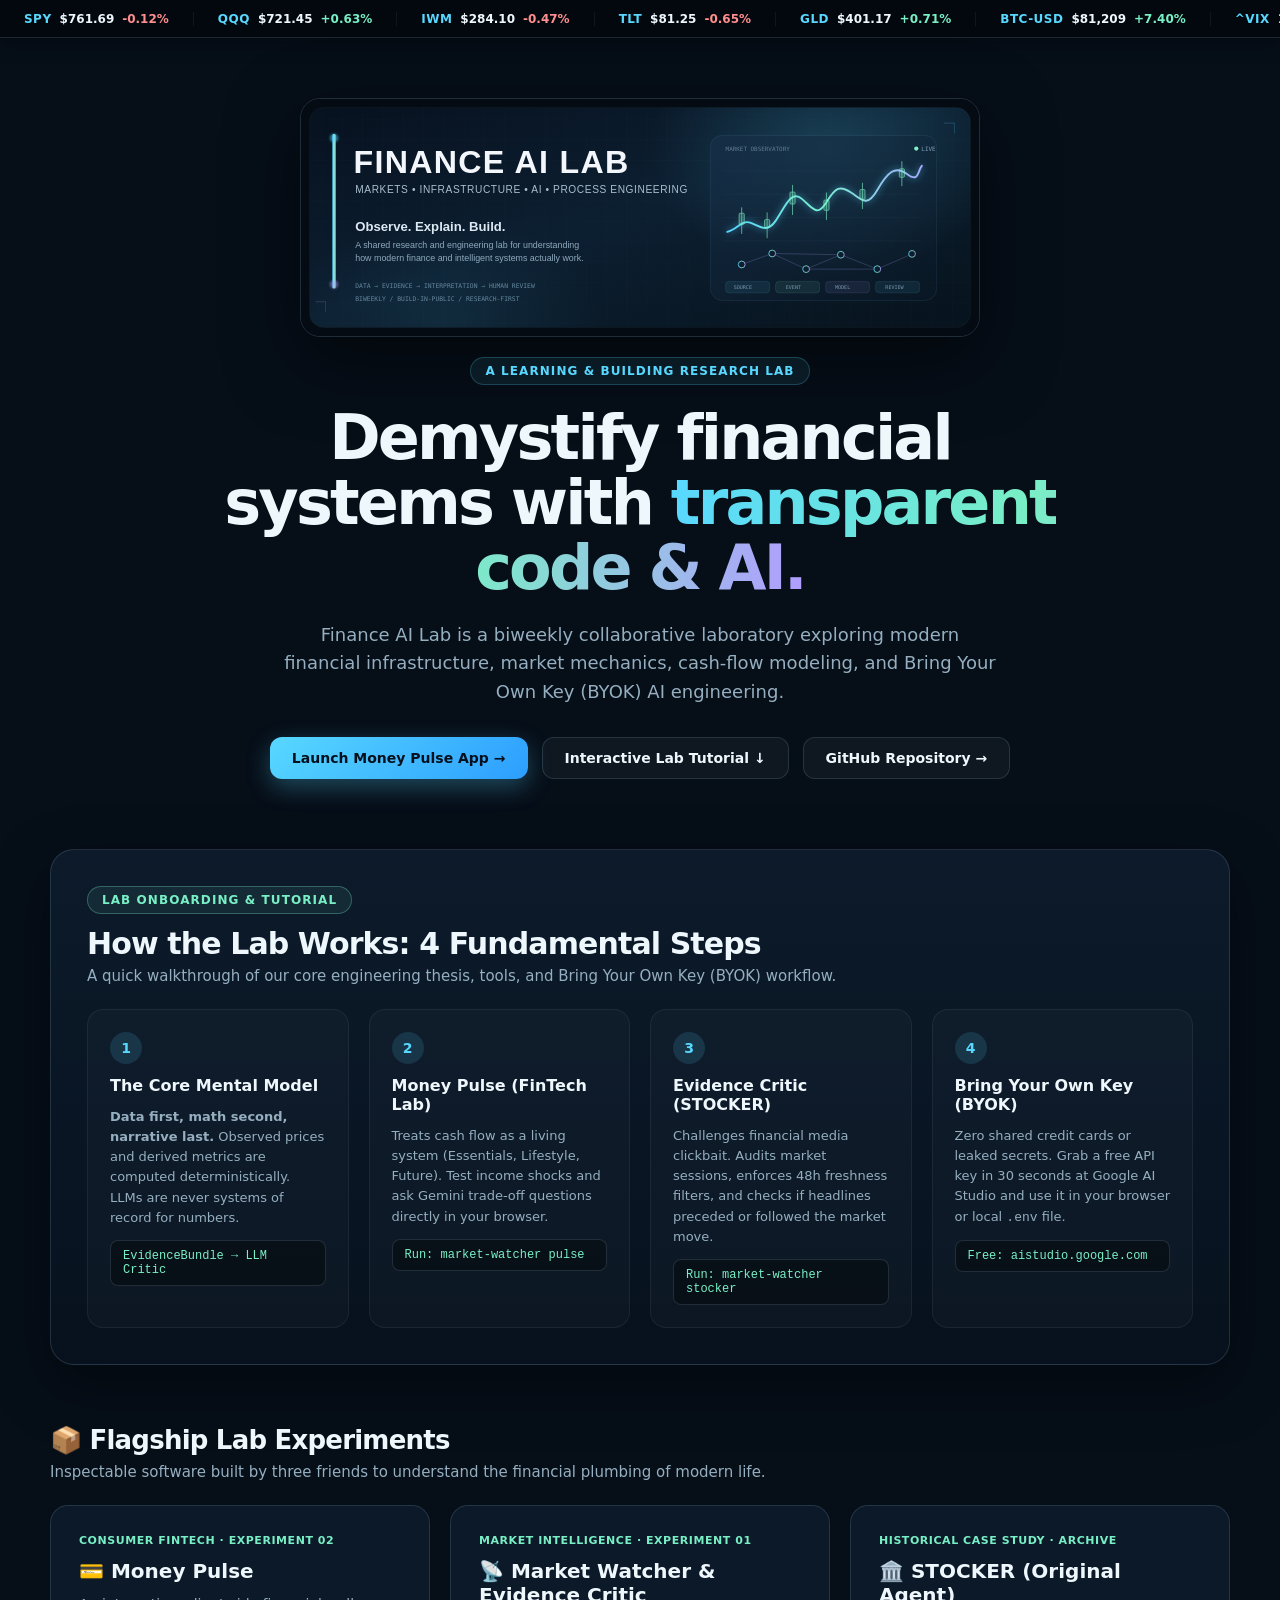
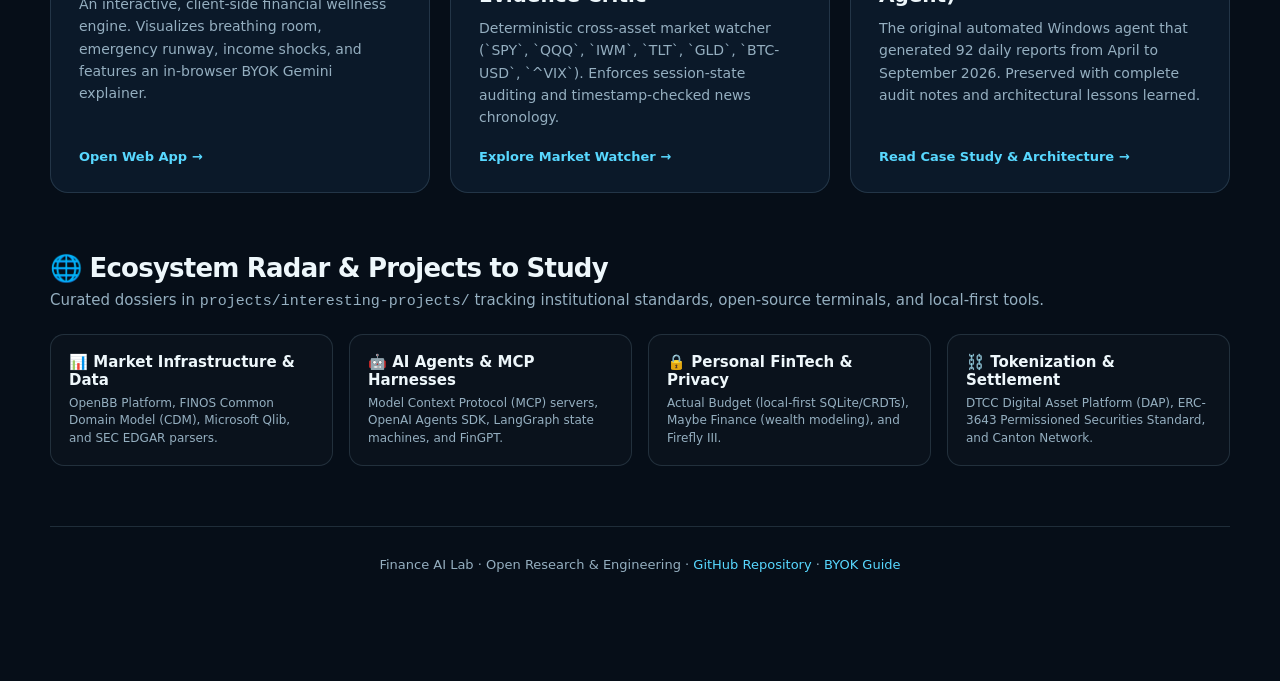
<file: index.html>
<!doctype html>
<html lang="en">
<head>
  <meta charset="utf-8" />
  <meta name="viewport" content="width=device-width, initial-scale=1" />
  <meta name="description" content="Finance AI Lab — Educational research lab exploring financial technology, market mechanics, and Bring Your Own Key (BYOK) AI engineering." />
  <title>Finance AI Lab — Markets, Infrastructure, AI & Engineering</title>
  <style>
    :root {
      --bg: #060e18;
      --bg-alt: #0a1624;
      --panel: rgba(14, 30, 48, 0.76);
      --panel-hover: rgba(20, 44, 70, 0.88);
      --line: rgba(163, 203, 229, 0.16);
      --line-bright: rgba(88, 216, 255, 0.4);
      --text: #eef7fb;
      --muted: #95afc0;
      --cyan: #58d8ff;
      --mint: #79efc5;
      --violet: #b19dff;
      --amber: #ffd17c;
      --red: #ff8e8e;
      --radius: 18px;
    }
    * { box-sizing: border-box; }
    html { scroll-behavior: smooth; }
    body {
      background: var(--bg);
      color: var(--text);
      font-family: Inter, system-ui, -apple-system, BlinkMacSystemFont, "Segoe UI", Roboto, sans-serif;
      margin: 0;
      min-height: 100vh;
      display: flex;
      flex-direction: column;
      overflow-x: hidden;
    }

    /* Passive Moving Market Ticker Tape */
    .ticker-wrap {
      width: 100%;
      overflow: hidden;
      background: rgba(4, 9, 15, 0.96);
      border-bottom: 1px solid var(--line);
      height: 38px;
      display: flex;
      align-items: center;
      position: sticky;
      top: 0;
      z-index: 100;
      backdrop-filter: blur(8px);
      box-shadow: 0 4px 20px rgba(0,0,0,0.35);
    }
    .ticker-move {
      display: flex;
      white-space: nowrap;
      animation: tickerSlide 35s linear infinite;
    }
    .ticker-wrap:hover .ticker-move {
      animation-play-state: paused;
    }
    @keyframes tickerSlide {
      0% { transform: translateX(0); }
      100% { transform: translateX(-50%); }
    }
    .ticker-item {
      display: inline-flex;
      align-items: center;
      gap: 8px;
      padding: 0 24px;
      font-size: 12px;
      font-weight: 600;
      border-right: 1px solid rgba(255,255,255,0.06);
    }
    .ticker-sym {
      color: var(--cyan);
      font-weight: 800;
      letter-spacing: 0.04em;
    }
    .negative { color: var(--red); }
    .positive { color: var(--mint); }

    .shell {
      width: min(100% - 32px, 1180px);
      margin: 0 auto;
      padding: 40px 0 80px;
      display: flex;
      flex-direction: column;
      gap: 60px;
    }

    /* Hero Section */
    .hero {
      display: flex;
      flex-direction: column;
      align-items: center;
      text-align: center;
      gap: 20px;
      padding: 20px 0 10px;
    }
    .banner {
      width: 100%;
      max-width: 680px;
      border-radius: 20px;
      box-shadow: 0 24px 70px rgba(0,0,0,0.5);
      border: 1px solid var(--line);
    }
    .eyebrow {
      display: inline-flex;
      align-items: center;
      gap: 8px;
      font-size: 12px;
      font-weight: 750;
      text-transform: uppercase;
      letter-spacing: 0.09em;
      color: var(--cyan);
      background: rgba(88, 216, 255, 0.08);
      border: 1px solid rgba(88, 216, 255, 0.22);
      padding: 6px 14px;
      border-radius: 999px;
    }
    h1 {
      font-size: clamp(34px, 5.5vw, 62px);
      line-height: 1.05;
      letter-spacing: -0.045em;
      margin: 0;
      max-width: 860px;
    }
    .gradient-text {
      background: linear-gradient(90deg, var(--cyan), var(--mint) 50%, var(--violet));
      -webkit-background-clip: text;
      background-clip: text;
      color: transparent;
    }
    p.lede {
      font-size: 18px;
      color: var(--muted);
      max-width: 720px;
      line-height: 1.6;
      margin: 0;
    }
    .hero-actions {
      display: flex;
      gap: 14px;
      flex-wrap: wrap;
      justify-content: center;
      margin-top: 10px;
    }
    .btn {
      display: inline-flex;
      align-items: center;
      gap: 8px;
      padding: 12px 22px;
      border-radius: 12px;
      font-size: 14px;
      font-weight: 700;
      text-decoration: none;
      transition: all 0.2s ease;
      cursor: pointer;
    }
    .btn-primary {
      background: linear-gradient(135deg, var(--cyan), #2c9eff);
      color: #04101d;
      box-shadow: 0 8px 24px rgba(88, 216, 255, 0.3);
    }
    .btn-primary:hover {
      transform: translateY(-2px);
      box-shadow: 0 12px 30px rgba(88, 216, 255, 0.45);
    }
    .btn-secondary {
      background: rgba(255,255,255,0.04);
      color: var(--text);
      border: 1px solid var(--line);
    }
    .btn-secondary:hover {
      background: rgba(255,255,255,0.08);
      border-color: var(--line-bright);
      transform: translateY(-2px);
    }

    /* Core Labs Grid */
    .section-title {
      font-size: 26px;
      font-weight: 800;
      letter-spacing: -0.03em;
      margin: 0 0 8px;
      display: flex;
      align-items: center;
      gap: 12px;
    }
    .section-sub {
      color: var(--muted);
      font-size: 15px;
      margin: 0 0 24px;
    }
    .cards-grid {
      display: grid;
      grid-template-columns: repeat(auto-fit, minmax(320px, 1fr));
      gap: 20px;
    }
    .card {
      background: var(--panel);
      border: 1px solid var(--line);
      border-radius: var(--radius);
      padding: 28px;
      display: flex;
      flex-direction: column;
      justify-content: space-between;
      text-decoration: none;
      color: inherit;
      transition: all 0.25s ease;
      backdrop-filter: blur(12px);
    }
    .card:hover {
      background: var(--panel-hover);
      border-color: var(--cyan);
      transform: translateY(-4px);
      box-shadow: 0 16px 40px rgba(0,0,0,0.4);
    }
    .card-badge {
      font-size: 11px;
      font-weight: 800;
      letter-spacing: 0.05em;
      text-transform: uppercase;
      color: var(--mint);
      margin-bottom: 12px;
    }
    .card h3 {
      font-size: 20px;
      margin: 0 0 10px;
      color: var(--text);
    }
    .card p {
      font-size: 14px;
      line-height: 1.6;
      color: var(--muted);
      margin: 0 0 20px;
    }
    .card-link {
      font-size: 13px;
      font-weight: 750;
      color: var(--cyan);
      display: inline-flex;
      align-items: center;
      gap: 6px;
    }

    /* Interactive Tutorial / Onboarding */
    .tutorial-container {
      background: linear-gradient(180deg, rgba(14, 30, 48, 0.8), rgba(7, 18, 30, 0.95));
      border: 1px solid var(--line);
      border-radius: 24px;
      padding: 36px;
      box-shadow: 0 20px 60px rgba(0,0,0,0.4);
    }
    .step-grid {
      display: grid;
      grid-template-columns: repeat(auto-fit, minmax(250px, 1fr));
      gap: 20px;
      margin-top: 24px;
    }
    .step-card {
      background: rgba(255,255,255,0.025);
      border: 1px solid rgba(255,255,255,0.06);
      border-radius: 16px;
      padding: 22px;
      display: flex;
      flex-direction: column;
      gap: 12px;
    }
    .step-num {
      width: 32px;
      height: 32px;
      border-radius: 50%;
      background: rgba(88,216,255,0.14);
      color: var(--cyan);
      display: flex;
      align-items: center;
      justify-content: center;
      font-weight: 800;
      font-size: 14px;
    }
    .step-card h4 {
      margin: 0;
      font-size: 16px;
      color: var(--text);
    }
    .step-card p {
      margin: 0;
      font-size: 13px;
      line-height: 1.55;
      color: var(--muted);
    }
    .code-box {
      background: rgba(0,0,0,0.36);
      border: 1px solid var(--line);
      border-radius: 8px;
      padding: 8px 12px;
      font-family: monospace;
      font-size: 12px;
      color: var(--mint);
      overflow-x: auto;
    }

    /* Ecosystem Radar Cards */
    .radar-list {
      display: grid;
      grid-template-columns: repeat(auto-fit, minmax(260px, 1fr));
      gap: 16px;
      margin-top: 18px;
    }
    .radar-item {
      background: rgba(255,255,255,0.02);
      border: 1px solid var(--line);
      border-radius: 14px;
      padding: 18px;
      text-decoration: none;
      color: inherit;
      transition: all 0.2s ease;
    }
    .radar-item:hover {
      background: rgba(255,255,255,0.05);
      border-color: var(--cyan);
      transform: translateY(-2px);
    }
    .radar-item strong {
      display: block;
      font-size: 15px;
      color: var(--text);
      margin-bottom: 6px;
    }
    .radar-item span {
      font-size: 12px;
      color: var(--muted);
      line-height: 1.45;
      display: block;
    }

    footer {
      border-top: 1px solid var(--line);
      padding: 30px 0;
      text-align: center;
      color: var(--muted);
      font-size: 13px;
    }
    footer a { color: var(--cyan); text-decoration: none; }
    footer a:hover { text-decoration: underline; }
  </style>
</head>
<body>

  <!-- Passive Moving Live Market Ticker Tape -->
  <div class="ticker-wrap" aria-label="Live Market Ticker">
    <div class="ticker-move" id="tickerMove">
      <div class="ticker-item"><span class="ticker-sym">SPY</span> <span>$761.69</span> <span class="negative">-0.12%</span></div>
      <div class="ticker-item"><span class="ticker-sym">QQQ</span> <span>$721.45</span> <span class="positive">+0.63%</span></div>
      <div class="ticker-item"><span class="ticker-sym">IWM</span> <span>$284.10</span> <span class="negative">-0.47%</span></div>
      <div class="ticker-item"><span class="ticker-sym">TLT</span> <span>$81.25</span> <span class="negative">-0.65%</span></div>
      <div class="ticker-item"><span class="ticker-sym">GLD</span> <span>$401.17</span> <span class="positive">+0.71%</span></div>
      <div class="ticker-item"><span class="ticker-sym">BTC-USD</span> <span>$81,209</span> <span class="positive">+7.40%</span></div>
      <div class="ticker-item"><span class="ticker-sym">^VIX</span> <span>14.81</span> <span class="positive">-4.08%</span></div>
      <!-- Duplicate for infinite marquee loop -->
      <div class="ticker-item"><span class="ticker-sym">SPY</span> <span>$761.69</span> <span class="negative">-0.12%</span></div>
      <div class="ticker-item"><span class="ticker-sym">QQQ</span> <span>$721.45</span> <span class="positive">+0.63%</span></div>
      <div class="ticker-item"><span class="ticker-sym">IWM</span> <span>$284.10</span> <span class="negative">-0.47%</span></div>
      <div class="ticker-item"><span class="ticker-sym">TLT</span> <span>$81.25</span> <span class="negative">-0.65%</span></div>
      <div class="ticker-item"><span class="ticker-sym">GLD</span> <span>$401.17</span> <span class="positive">+0.71%</span></div>
      <div class="ticker-item"><span class="ticker-sym">BTC-USD</span> <span>$81,209</span> <span class="positive">+7.40%</span></div>
      <div class="ticker-item"><span class="ticker-sym">^VIX</span> <span>14.81</span> <span class="positive">-4.08%</span></div>
    </div>
  </div>

  <div class="shell">
    
    <!-- Hero Header -->
    <section class="hero">
      <img class="banner" src="assets/finance-ai-lab-banner.svg" alt="Finance AI Lab Banner" />
      <div class="eyebrow">A Learning & Building Research Lab</div>
      <h1>Demystify financial systems with <span class="gradient-text">transparent code & AI.</span></h1>
      <p class="lede">
        Finance AI Lab is a biweekly collaborative laboratory exploring modern financial infrastructure,
        market mechanics, cash-flow modeling, and Bring Your Own Key (BYOK) AI engineering.
      </p>
      <div class="hero-actions">
        <a class="btn btn-primary" href="projects/financial-wellness-lab/index.html">Launch Money Pulse App &rarr;</a>
        <a class="btn btn-secondary" href="#onboarding">Interactive Lab Tutorial &darr;</a>
        <a class="btn btn-secondary" href="https://github.com/Luisv8181/Finance-ai-lab" target="_blank" rel="noopener">GitHub Repository &rarr;</a>
      </div>
    </section>

    <!-- Interactive Onboarding & Tutorial Walkthrough -->
    <section class="tutorial-container" id="onboarding">
      <div class="eyebrow" style="color: var(--mint); border-color: rgba(121, 239, 197, 0.3); background: rgba(121, 239, 197, 0.08);">Lab Onboarding & Tutorial</div>
      <h2 style="font-size: 30px; letter-spacing: -0.03em; margin: 12px 0 6px;">How the Lab Works: 4 Fundamental Steps</h2>
      <p style="color: var(--muted); margin: 0; font-size: 15px;">A quick walkthrough of our core engineering thesis, tools, and Bring Your Own Key (BYOK) workflow.</p>

      <div class="step-grid">
        <div class="step-card">
          <div class="step-num">1</div>
          <h4>The Core Mental Model</h4>
          <p>
            <strong>Data first, math second, narrative last.</strong> Observed prices and derived metrics are computed deterministically. LLMs are never systems of record for numbers.
          </p>
          <div class="code-box">EvidenceBundle &rarr; LLM Critic</div>
        </div>

        <div class="step-card">
          <div class="step-num">2</div>
          <h4>Money Pulse (FinTech Lab)</h4>
          <p>
            Treats cash flow as a living system (Essentials, Lifestyle, Future). Test income shocks and ask Gemini trade-off questions directly in your browser.
          </p>
          <div class="code-box">Run: market-watcher pulse</div>
        </div>

        <div class="step-card">
          <div class="step-num">3</div>
          <h4>Evidence Critic (STOCKER)</h4>
          <p>
            Challenges financial media clickbait. Audits market sessions, enforces 48h freshness filters, and checks if headlines preceded or followed the market move.
          </p>
          <div class="code-box">Run: market-watcher stocker</div>
        </div>

        <div class="step-card">
          <div class="step-num">4</div>
          <h4>Bring Your Own Key (BYOK)</h4>
          <p>
            Zero shared credit cards or leaked secrets. Grab a free API key in 30 seconds at Google AI Studio and use it in your browser or local <code>.env</code> file.
          </p>
          <div class="code-box">Free: aistudio.google.com</div>
        </div>
      </div>
    </section>

    <!-- Flagship Projects Section -->
    <section>
      <div class="section-title">📦 Flagship Lab Experiments</div>
      <div class="section-sub">Inspectable software built by three friends to understand the financial plumbing of modern life.</div>

      <div class="cards-grid">
        <a class="card" href="projects/financial-wellness-lab/index.html">
          <div>
            <div class="card-badge">Consumer FinTech · Experiment 02</div>
            <h3>💳 Money Pulse</h3>
            <p>
              An interactive, client-side financial wellness engine. Visualizes breathing room, emergency runway, income shocks, and features an in-browser BYOK Gemini explainer.
            </p>
          </div>
          <div class="card-link">Open Web App &rarr;</div>
        </a>

        <a class="card" href="https://github.com/Luisv8181/Finance-ai-lab/tree/main/projects/market-watcher">
          <div>
            <div class="card-badge">Market Intelligence · Experiment 01</div>
            <h3>📡 Market Watcher & Evidence Critic</h3>
            <p>
              Deterministic cross-asset market watcher (`SPY`, `QQQ`, `IWM`, `TLT`, `GLD`, `BTC-USD`, `^VIX`). Enforces session-state auditing and timestamp-checked news chronology.
            </p>
          </div>
          <div class="card-link">Explore Market Watcher &rarr;</div>
        </a>

        <a class="card" href="https://github.com/Luisv8181/Finance-ai-lab/tree/main/projects/stocker">
          <div>
            <div class="card-badge">Historical Case Study · Archive</div>
            <h3>🏛️ STOCKER (Original Agent)</h3>
            <p>
              The original automated Windows agent that generated 92 daily reports from April to September 2026. Preserved with complete audit notes and architectural lessons learned.
            </p>
          </div>
          <div class="card-link">Read Case Study & Architecture &rarr;</div>
        </a>
      </div>
    </section>

    <!-- Ecosystem & External Radar Section -->
    <section>
      <div class="section-title">🌐 Ecosystem Radar & Projects to Study</div>
      <div class="section-sub">Curated dossiers in <code>projects/interesting-projects/</code> tracking institutional standards, open-source terminals, and local-first tools.</div>

      <div class="radar-list">
        <a class="radar-item" href="https://github.com/Luisv8181/Finance-ai-lab/blob/main/projects/interesting-projects/market-infrastructure.md" target="_blank" rel="noopener">
          <strong>📊 Market Infrastructure & Data</strong>
          <span>OpenBB Platform, FINOS Common Domain Model (CDM), Microsoft Qlib, and SEC EDGAR parsers.</span>
        </a>

        <a class="radar-item" href="https://github.com/Luisv8181/Finance-ai-lab/blob/main/projects/interesting-projects/ai-agents-and-mcp.md" target="_blank" rel="noopener">
          <strong>🤖 AI Agents & MCP Harnesses</strong>
          <span>Model Context Protocol (MCP) servers, OpenAI Agents SDK, LangGraph state machines, and FinGPT.</span>
        </a>

        <a class="radar-item" href="https://github.com/Luisv8181/Finance-ai-lab/blob/main/projects/interesting-projects/personal-fintech-and-privacy.md" target="_blank" rel="noopener">
          <strong>🔒 Personal FinTech & Privacy</strong>
          <span>Actual Budget (local-first SQLite/CRDTs), Maybe Finance (wealth modeling), and Firefly III.</span>
        </a>

        <a class="radar-item" href="https://github.com/Luisv8181/Finance-ai-lab/blob/main/projects/interesting-projects/tokenization-and-settlement.md" target="_blank" rel="noopener">
          <strong>⛓️ Tokenization & Settlement</strong>
          <span>DTCC Digital Asset Platform (DAP), ERC-3643 Permissioned Securities Standard, and Canton Network.</span>
        </a>
      </div>
    </section>

    <footer>
      <span>Finance AI Lab · Open Research & Engineering · <a href="https://github.com/Luisv8181/Finance-ai-lab">GitHub Repository</a> · <a href="https://github.com/Luisv8181/Finance-ai-lab/blob/main/docs/BYOK_GUIDE.md">BYOK Guide</a></span>
    </footer>

  </div>

</body>
</html>
</file>
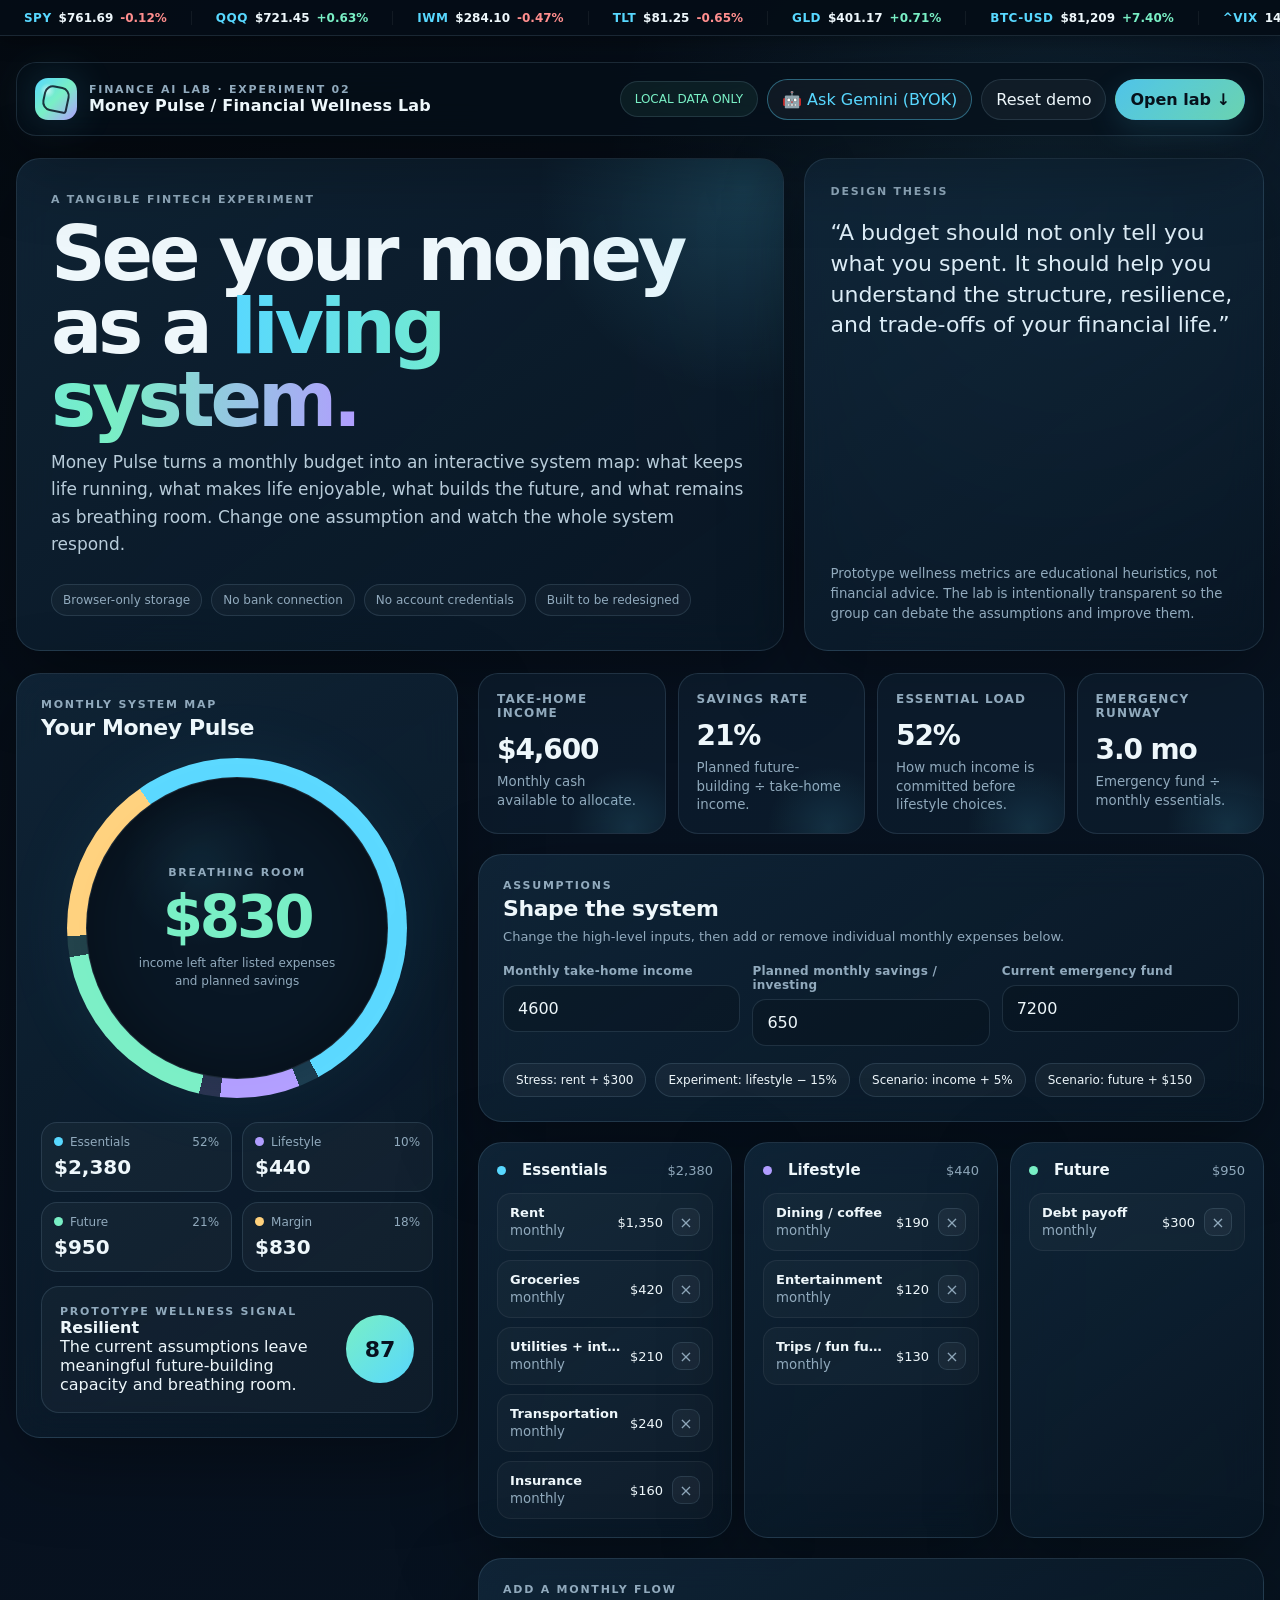
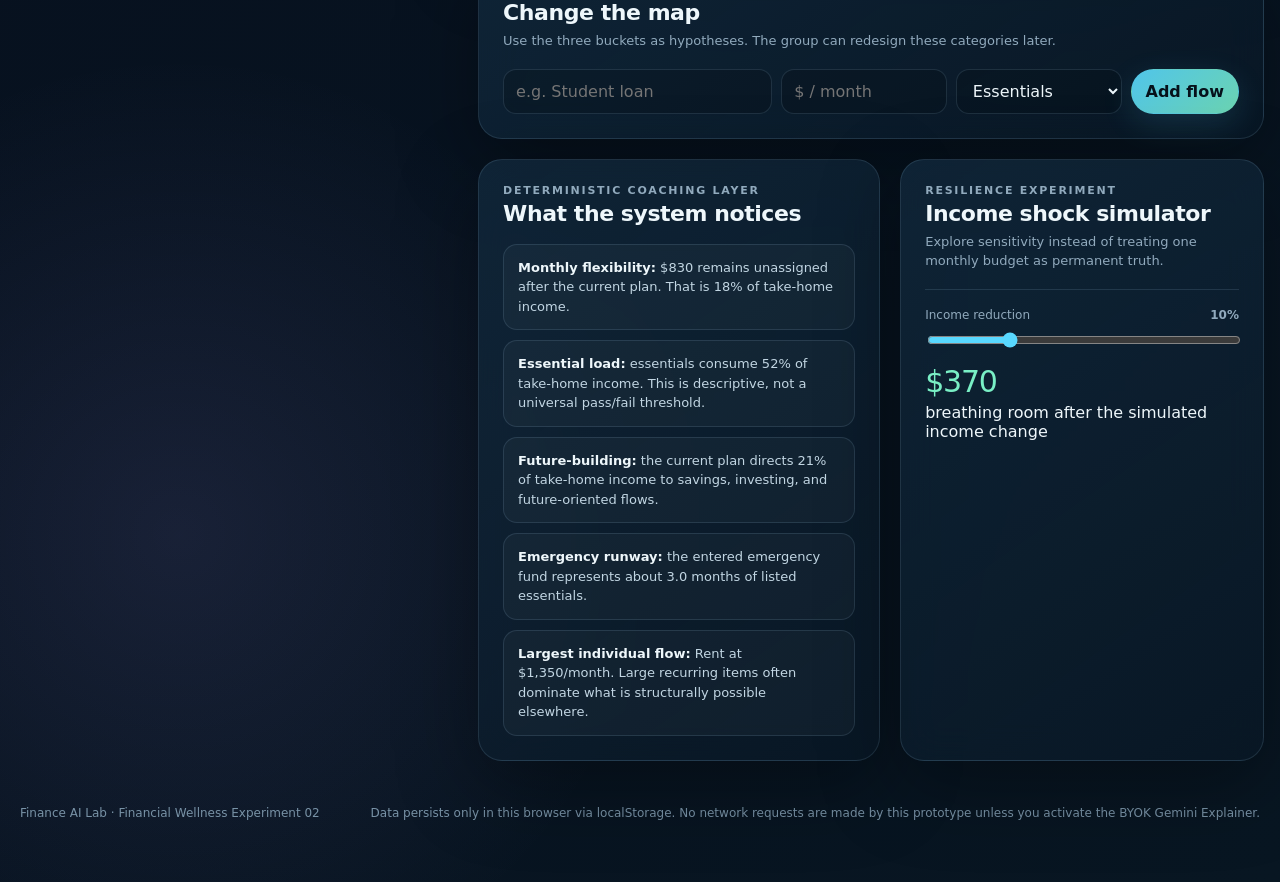
<file: projects/financial-wellness-lab/index.html>
<!doctype html>
<html lang="en">
<head>
  <meta charset="utf-8" />
  <meta name="viewport" content="width=device-width, initial-scale=1" />
  <meta name="description" content="Finance AI Lab financial wellness and budgeting experiment." />
  <title>Money Pulse — Finance AI Lab</title>
  <style>
    :root {
      --bg: #07111f;
      --bg-2: #0a1826;
      --panel: rgba(16, 36, 54, 0.72);
      --panel-soft: rgba(17, 38, 57, 0.48);
      --line: rgba(163, 203, 229, 0.14);
      --text: #eef7fb;
      --muted: #91aabd;
      --cyan: #58d8ff;
      --mint: #79efc5;
      --violet: #b19dff;
      --amber: #ffd17c;
      --red: #ff8e8e;
      --shadow: 0 24px 80px rgba(0, 0, 0, 0.34);
      --radius: 24px;
      --essentials: 45;
      --lifestyle: 25;
      --future: 20;
      --margin: 10;
    }

    * { box-sizing: border-box; }

    html { scroll-behavior: smooth; }

    body {
      margin: 0;
      min-height: 100vh;
      color: var(--text);
      font-family: Inter, ui-sans-serif, system-ui, -apple-system, BlinkMacSystemFont, "Segoe UI", sans-serif;
      background:
        radial-gradient(circle at 82% 8%, rgba(88, 216, 255, 0.11), transparent 28rem),
        radial-gradient(circle at 14% 86%, rgba(177, 157, 255, 0.10), transparent 30rem),
        linear-gradient(135deg, #050b12, var(--bg) 38%, #081622 100%);
      overflow-x: hidden;
    }

    body::before {
      content: "";
      position: fixed;
      inset: 0;
      pointer-events: none;
      opacity: .26;
      background-image:
        linear-gradient(rgba(255,255,255,.025) 1px, transparent 1px),
        linear-gradient(90deg, rgba(255,255,255,.025) 1px, transparent 1px);
      background-size: 42px 42px;
      mask-image: linear-gradient(to bottom, black, transparent 92%);
    }

    button, input, select { font: inherit; }

    button {
      border: 0;
      cursor: pointer;
    }

    .shell {
      width: min(1440px, calc(100% - 32px));
      margin: 0 auto;
      padding: 26px 0 56px;
      position: relative;
      z-index: 1;
    }

    .topbar {
      display: flex;
      gap: 18px;
      justify-content: space-between;
      align-items: center;
      padding: 15px 18px;
      border: 1px solid var(--line);
      background: rgba(5, 14, 24, .72);
      backdrop-filter: blur(18px);
      border-radius: 20px;
      box-shadow: var(--shadow);
      position: sticky;
      top: 12px;
      z-index: 20;
    }

    .brand {
      display: flex;
      align-items: center;
      gap: 12px;
      min-width: 0;
    }

    .mark {
      width: 42px;
      height: 42px;
      border-radius: 13px;
      position: relative;
      background:
        radial-gradient(circle at 30% 30%, rgba(255,255,255,.6), transparent 18%),
        linear-gradient(135deg, var(--cyan), var(--mint) 50%, var(--violet));
      box-shadow: 0 0 40px rgba(88,216,255,.18);
      flex: 0 0 auto;
    }

    .mark::after {
      content: "";
      position: absolute;
      inset: 8px;
      border: 2px solid rgba(7,17,31,.84);
      border-radius: 9px 9px 3px 9px;
      transform: rotate(12deg);
    }

    .eyebrow {
      color: var(--muted);
      letter-spacing: .16em;
      text-transform: uppercase;
      font-size: 11px;
      font-weight: 800;
    }

    .brand strong {
      display: block;
      font-size: 16px;
      letter-spacing: .01em;
      white-space: nowrap;
      overflow: hidden;
      text-overflow: ellipsis;
    }

    .top-actions {
      display: flex;
      align-items: center;
      gap: 9px;
      flex-wrap: wrap;
      justify-content: flex-end;
    }

    .pill, .ghost, .primary, .scenario, .icon-btn {
      color: var(--text);
      border: 1px solid var(--line);
      background: rgba(255,255,255,.045);
      border-radius: 999px;
      padding: 10px 14px;
      transition: .2s ease;
    }

    .pill {
      cursor: default;
      color: var(--mint);
      background: rgba(121,239,197,.07);
      font-size: 12px;
    }

    .ghost:hover, .scenario:hover, .icon-btn:hover {
      border-color: rgba(88,216,255,.36);
      transform: translateY(-1px);
      background: rgba(88,216,255,.08);
    }

    .primary {
      background: linear-gradient(135deg, rgba(88,216,255,.9), rgba(121,239,197,.88));
      color: #06111b;
      font-weight: 850;
      border-color: transparent;
      box-shadow: 0 10px 32px rgba(88,216,255,.14);
    }

    .primary:hover { transform: translateY(-1px) scale(1.01); }

    .hero {
      display: grid;
      grid-template-columns: 1.25fr .75fr;
      gap: 20px;
      margin: 22px 0;
    }

    .panel {
      border: 1px solid var(--line);
      background: linear-gradient(145deg, rgba(18,42,62,.76), rgba(9,24,38,.68));
      backdrop-filter: blur(18px);
      border-radius: var(--radius);
      box-shadow: var(--shadow);
    }

    .intro {
      min-height: 310px;
      padding: 34px;
      position: relative;
      overflow: hidden;
    }

    .intro::after {
      content: "";
      position: absolute;
      width: 440px;
      height: 440px;
      border-radius: 50%;
      right: -180px;
      top: -190px;
      background: radial-gradient(circle, rgba(88,216,255,.16), transparent 66%);
      pointer-events: none;
    }

    h1 {
      margin: 12px 0 12px;
      max-width: 800px;
      font-size: clamp(40px, 6vw, 76px);
      line-height: .96;
      letter-spacing: -.055em;
    }

    .gradient-text {
      background: linear-gradient(90deg, var(--cyan), var(--mint) 52%, var(--violet));
      -webkit-background-clip: text;
      background-clip: text;
      color: transparent;
    }

    .lede {
      max-width: 730px;
      color: #b8ccda;
      font-size: 17px;
      line-height: 1.62;
      margin: 0;
    }

    .privacy {
      display: flex;
      gap: 9px;
      flex-wrap: wrap;
      margin-top: 25px;
    }

    .privacy span {
      border: 1px solid var(--line);
      background: rgba(255,255,255,.032);
      border-radius: 999px;
      padding: 8px 11px;
      color: #91aabd;
      font-size: 12px;
    }

    .mission {
      padding: 26px;
      display: flex;
      flex-direction: column;
      justify-content: space-between;
    }

    .mission blockquote {
      font-size: 22px;
      line-height: 1.4;
      margin: 20px 0 28px;
      color: #dcecf6;
    }

    .mission small {
      color: var(--muted);
      line-height: 1.5;
    }

    .dashboard {
      display: grid;
      grid-template-columns: minmax(330px, .72fr) minmax(0, 1.28fr);
      gap: 20px;
      align-items: start;
    }

    .pulse-panel {
      padding: 24px;
      position: sticky;
      top: 100px;
    }

    .section-head {
      display: flex;
      align-items: flex-start;
      justify-content: space-between;
      gap: 14px;
      margin-bottom: 18px;
    }

    .section-head h2 {
      margin: 4px 0 0;
      font-size: 22px;
      letter-spacing: -.02em;
    }

    .section-head p {
      margin: 6px 0 0;
      color: var(--muted);
      font-size: 13px;
      line-height: 1.5;
    }

    .pulse {
      width: min(340px, 86vw);
      aspect-ratio: 1;
      margin: 14px auto 24px;
      border-radius: 50%;
      display: grid;
      place-items: center;
      position: relative;
      background:
        conic-gradient(
          from -35deg,
          var(--cyan) 0 calc(var(--essentials) * 1%),
          rgba(88,216,255,.15) calc(var(--essentials) * 1%) calc((var(--essentials) + 2) * 1%),
          var(--violet) calc((var(--essentials) + 2) * 1%) calc((var(--essentials) + var(--lifestyle)) * 1%),
          rgba(177,157,255,.15) calc((var(--essentials) + var(--lifestyle)) * 1%) calc((var(--essentials) + var(--lifestyle) + 2) * 1%),
          var(--mint) calc((var(--essentials) + var(--lifestyle) + 2) * 1%) calc((var(--essentials) + var(--lifestyle) + var(--future)) * 1%),
          rgba(121,239,197,.15) calc((var(--essentials) + var(--lifestyle) + var(--future)) * 1%) calc((var(--essentials) + var(--lifestyle) + var(--future) + 2) * 1%),
          var(--amber) calc((var(--essentials) + var(--lifestyle) + var(--future) + 2) * 1%) 100%
        );
      box-shadow:
        inset 0 0 70px rgba(255,255,255,.06),
        0 0 80px rgba(88,216,255,.06);
    }

    .pulse::before {
      content: "";
      position: absolute;
      inset: 19px;
      border-radius: 50%;
      background:
        radial-gradient(circle at 38% 30%, rgba(88,216,255,.08), transparent 28%),
        #091725;
      border: 1px solid rgba(255,255,255,.08);
      box-shadow: inset 0 0 70px rgba(0,0,0,.38);
    }

    .pulse-center {
      position: relative;
      z-index: 2;
      text-align: center;
      padding: 34px;
    }

    .pulse-center .big {
      display: block;
      font-size: clamp(36px, 5vw, 58px);
      letter-spacing: -.055em;
      line-height: 1;
      margin: 9px 0 8px;
    }

    .pulse-center .sub {
      color: var(--muted);
      font-size: 12px;
      line-height: 1.5;
    }

    .legend {
      display: grid;
      grid-template-columns: repeat(2, 1fr);
      gap: 10px;
    }

    .legend-item {
      padding: 12px;
      border-radius: 16px;
      background: rgba(255,255,255,.035);
      border: 1px solid var(--line);
    }

    .legend-top {
      display: flex;
      align-items: center;
      justify-content: space-between;
      gap: 8px;
      font-size: 12px;
      color: var(--muted);
    }

    .dot {
      width: 9px;
      height: 9px;
      border-radius: 50%;
      display: inline-block;
      margin-right: 7px;
    }

    .legend-item strong {
      display: block;
      font-size: 20px;
      margin-top: 6px;
    }

    .score-row {
      display: grid;
      grid-template-columns: 1fr auto;
      gap: 16px;
      align-items: center;
      padding: 18px;
      margin-top: 14px;
      border-radius: 18px;
      border: 1px solid var(--line);
      background: rgba(255,255,255,.03);
    }

    .score-number {
      width: 68px;
      aspect-ratio: 1;
      display: grid;
      place-items: center;
      border-radius: 50%;
      font-size: 22px;
      font-weight: 900;
      color: #07111f;
      background: linear-gradient(135deg, var(--mint), var(--cyan));
    }

    .workspace {
      display: grid;
      gap: 20px;
    }

    .metrics {
      display: grid;
      grid-template-columns: repeat(4, 1fr);
      gap: 12px;
    }

    .metric {
      min-height: 132px;
      padding: 18px;
      border-radius: 20px;
      border: 1px solid var(--line);
      background: var(--panel-soft);
      position: relative;
      overflow: hidden;
    }

    .metric::after {
      content: "";
      position: absolute;
      inset: auto -30px -60px auto;
      width: 130px;
      height: 130px;
      border-radius: 50%;
      background: radial-gradient(circle, rgba(88,216,255,.12), transparent 67%);
    }

    .metric .label {
      color: var(--muted);
      font-size: 12px;
      text-transform: uppercase;
      letter-spacing: .1em;
      font-weight: 750;
    }

    .metric strong {
      display: block;
      margin-top: 13px;
      font-size: 28px;
      letter-spacing: -.04em;
    }

    .metric small {
      display: block;
      color: var(--muted);
      margin-top: 7px;
      line-height: 1.4;
    }

    .controls {
      padding: 24px;
    }

    .input-grid {
      display: grid;
      grid-template-columns: repeat(3, 1fr);
      gap: 12px;
    }

    .field label {
      display: block;
      margin-bottom: 7px;
      color: var(--muted);
      font-size: 12px;
      font-weight: 750;
      letter-spacing: .02em;
    }

    .field input, .field select {
      width: 100%;
      color: var(--text);
      background: rgba(0,0,0,.17);
      border: 1px solid var(--line);
      border-radius: 14px;
      padding: 13px 14px;
      outline: none;
    }

    .field input:focus, .field select:focus {
      border-color: rgba(88,216,255,.52);
      box-shadow: 0 0 0 3px rgba(88,216,255,.08);
    }

    .scenarios {
      display: flex;
      gap: 9px;
      flex-wrap: wrap;
      margin-top: 17px;
    }

    .scenario {
      font-size: 12px;
      padding: 9px 12px;
    }

    .money-map {
      display: grid;
      grid-template-columns: repeat(3, 1fr);
      gap: 12px;
    }

    .bucket {
      padding: 18px;
      min-height: 285px;
    }

    .bucket-header {
      display: flex;
      align-items: center;
      justify-content: space-between;
      gap: 12px;
      margin-bottom: 14px;
    }

    .bucket-title {
      display: flex;
      align-items: center;
      gap: 9px;
      font-size: 15px;
      font-weight: 850;
    }

    .bucket-total {
      font-size: 13px;
      color: var(--muted);
    }

    .expense-list {
      display: grid;
      gap: 9px;
    }

    .expense {
      display: grid;
      grid-template-columns: 1fr auto auto;
      gap: 9px;
      align-items: center;
      padding: 11px 12px;
      border: 1px solid rgba(255,255,255,.06);
      background: rgba(255,255,255,.026);
      border-radius: 14px;
    }

    .expense-name {
      min-width: 0;
    }

    .expense-name strong {
      font-size: 13px;
      display: block;
      white-space: nowrap;
      overflow: hidden;
      text-overflow: ellipsis;
    }

    .expense-name small { color: var(--muted); }

    .expense-value {
      font-size: 13px;
      font-variant-numeric: tabular-nums;
    }

    .icon-btn {
      width: 28px;
      height: 28px;
      padding: 0;
      border-radius: 9px;
      display: grid;
      place-items: center;
      color: #91aabd;
    }

    .empty {
      color: var(--muted);
      border: 1px dashed var(--line);
      border-radius: 14px;
      padding: 16px;
      text-align: center;
      font-size: 12px;
    }

    .lab-row {
      display: grid;
      grid-template-columns: 1.05fr .95fr;
      gap: 20px;
    }

    .insights, .experiment {
      padding: 24px;
    }

    .insight-list {
      display: grid;
      gap: 10px;
    }

    .insight {
      padding: 13px 14px;
      border-radius: 14px;
      background: rgba(255,255,255,.03);
      border: 1px solid var(--line);
      line-height: 1.5;
      color: #c2d6e3;
      font-size: 13px;
    }

    .insight strong { color: var(--text); }

    .stress {
      margin-top: 18px;
      padding-top: 18px;
      border-top: 1px solid var(--line);
    }

    input[type="range"] {
      width: 100%;
      accent-color: var(--cyan);
    }

    .stress-line {
      display: flex;
      justify-content: space-between;
      gap: 12px;
      color: var(--muted);
      font-size: 12px;
      margin-bottom: 8px;
    }

    .stress-result {
      font-size: 30px;
      letter-spacing: -.04em;
      margin: 12px 0 4px;
    }

    .add-form {
      display: grid;
      grid-template-columns: 1.3fr .8fr .8fr auto;
      gap: 9px;
      margin-top: 14px;
    }

    .add-form input, .add-form select {
      min-width: 0;
      color: var(--text);
      background: rgba(0,0,0,.17);
      border: 1px solid var(--line);
      border-radius: 13px;
      padding: 11px 12px;
    }

    .footer {
      margin-top: 24px;
      padding: 19px 4px 4px;
      display: flex;
      justify-content: space-between;
      gap: 16px;
      flex-wrap: wrap;
      color: #7892a6;
      font-size: 12px;
      line-height: 1.5;
    }

    .negative { color: var(--red) !important; }
    .positive { color: var(--mint) !important; }

    @media (max-width: 1050px) {
      .hero, .dashboard, .lab-row { grid-template-columns: 1fr; }
      .pulse-panel { position: static; }
      .metrics { grid-template-columns: repeat(2, 1fr); }
      .money-map { grid-template-columns: 1fr; }
      .input-grid { grid-template-columns: 1fr 1fr; }
    }

    @media (max-width: 680px) {
      .shell { width: min(100% - 18px, 1440px); padding-top: 9px; }
      .topbar { position: static; align-items: flex-start; }
      .top-actions .pill, .top-actions .ghost { display: none; }
      .intro { padding: 25px; }
      .mission { padding: 22px; }
      .metrics, .input-grid { grid-template-columns: 1fr; }
      .add-form { grid-template-columns: 1fr 1fr; }
      .add-form button { grid-column: 1 / -1; }
    }

    /* Expansive AI Explainer Modal & Workbench */
    .modal-overlay {
      display: none;
      position: fixed;
      inset: 0;
      background: rgba(3, 8, 15, 0.88);
      backdrop-filter: blur(14px);
      -webkit-backdrop-filter: blur(14px);
      z-index: 1000;
      align-items: center;
      justify-content: center;
      padding: 16px;
    }
    .modal-overlay.open { display: flex; }
    .modal-card {
      background: #091724;
      border: 1px solid rgba(88, 216, 255, 0.22);
      box-shadow: 0 32px 100px rgba(0, 0, 0, 0.7), 0 0 50px rgba(88, 216, 255, 0.08);
      border-radius: 24px;
      width: min(96vw, 1040px);
      height: min(94vh, 900px);
      max-height: 94vh;
      display: flex;
      flex-direction: column;
      overflow: hidden;
      animation: modalPop 0.22s cubic-bezier(0.16, 1, 0.3, 1);
    }
    @keyframes modalPop {
      from { transform: scale(0.97); opacity: 0; }
      to { transform: scale(1); opacity: 1; }
    }
    .modal-head {
      padding: 16px 24px;
      border-bottom: 1px solid var(--line);
      background: rgba(7, 18, 30, 0.9);
      display: flex;
      align-items: center;
      justify-content: space-between;
      gap: 16px;
      flex-shrink: 0;
    }
    .modal-body {
      padding: 18px 24px;
      overflow: hidden;
      display: flex;
      flex-direction: column;
      gap: 12px;
      flex: 1;
      min-height: 0;
    }
    .key-badge-bar {
      display: flex;
      align-items: center;
      justify-content: space-between;
      gap: 12px;
      padding: 8px 14px;
      border-radius: 12px;
      background: rgba(88, 216, 255, 0.06);
      border: 1px solid rgba(88, 216, 255, 0.2);
      font-size: 12.5px;
      flex-shrink: 0;
    }
    .key-config-box {
      background: rgba(255, 255, 255, 0.025);
      border: 1px solid var(--line);
      border-radius: 14px;
      padding: 12px 16px;
      flex-shrink: 0;
    }
    .prompt-presets-grid {
      display: grid;
      grid-template-columns: repeat(3, 1fr);
      gap: 10px;
      flex-shrink: 0;
    }
    @media (max-width: 800px) {
      .prompt-presets-grid { grid-template-columns: 1fr; }
    }
    .ai-prompt-btn {
      text-align: left;
      background: rgba(255, 255, 255, 0.03);
      border: 1px solid var(--line);
      border-radius: 12px;
      padding: 9px 13px;
      color: var(--text);
      cursor: pointer;
      font-size: 12.5px;
      transition: all 0.18s ease;
      display: flex;
      flex-direction: column;
      gap: 2px;
    }
    .ai-prompt-btn:hover {
      background: rgba(88, 216, 255, 0.08);
      border-color: var(--cyan);
      transform: translateY(-1px);
    }
    .custom-prompt-row {
      display: flex;
      gap: 8px;
      flex-shrink: 0;
    }
    .custom-prompt-input {
      flex: 1;
      background: rgba(0, 0, 0, 0.35);
      border: 1px solid var(--line);
      border-radius: 10px;
      padding: 9px 14px;
      color: var(--text);
      font-size: 13.5px;
    }
    .custom-prompt-input:focus {
      outline: none;
      border-color: var(--cyan);
      box-shadow: 0 0 0 2px rgba(88, 216, 255, 0.15);
    }
    .ai-response-wrapper {
      flex: 1;
      min-height: 0;
      display: flex;
      flex-direction: column;
      background: rgba(4, 11, 20, 0.6);
      border: 1px solid var(--line);
      border-radius: 16px;
      overflow: hidden;
    }
    .ai-response-header {
      display: flex;
      justify-content: space-between;
      align-items: center;
      padding: 8px 16px;
      background: rgba(10, 24, 38, 0.7);
      border-bottom: 1px solid var(--line);
      font-size: 12.5px;
      flex-shrink: 0;
    }
    .ai-response-scroll {
      flex: 1;
      overflow-y: auto;
      padding: 18px 22px;
      font-size: 14.5px;
      line-height: 1.68;
      color: #dcecf6;
    }
    /* Rich Markdown Styles inside AI Explainer */
    .ai-response-scroll h3 {
      font-size: 15.5px;
      font-weight: 800;
      color: var(--cyan);
      margin: 16px 0 8px;
      padding-bottom: 6px;
      border-bottom: 1px solid rgba(88, 216, 255, 0.18);
      display: flex;
      align-items: center;
      gap: 8px;
      letter-spacing: -0.01em;
    }
    .ai-response-scroll h3:first-child {
      margin-top: 0;
    }
    .ai-response-scroll p {
      margin: 0 0 10px;
    }
    .ai-response-scroll ul {
      margin: 0 0 14px;
      padding-left: 22px;
    }
    .ai-response-scroll li {
      margin-bottom: 6px;
    }
    .ai-response-scroll strong {
      color: #ffffff;
      font-weight: 700;
    }
    .ai-response-scroll .callout-alert {
      background: rgba(255, 142, 142, 0.12);
      border-left: 3px solid var(--red);
      padding: 10px 14px;
      border-radius: 0 10px 10px 0;
      margin: 12px 0;
      color: #ffd8d8;
    }
    .ai-response-scroll .callout-metric {
      display: inline-block;
      padding: 2px 7px;
      border-radius: 6px;
      background: rgba(88, 216, 255, 0.12);
      color: var(--cyan);
      font-weight: 700;
      font-variant-numeric: tabular-nums;
    }
    .ai-response-scroll code {
      background: rgba(255, 255, 255, 0.08);
      padding: 2px 6px;
      border-radius: 5px;
      font-size: 13px;
      color: var(--mint);
    }

    /* Passive Moving Market Ticker Tape */
    .ticker-wrap {
      width: 100%;
      overflow: hidden;
      background: rgba(5, 13, 23, 0.95);
      border-bottom: 1px solid var(--line);
      height: 36px;
      display: flex;
      align-items: center;
      position: sticky;
      top: 0;
      z-index: 100;
      box-shadow: 0 4px 20px rgba(0,0,0,0.35);
    }
    .ticker-move {
      display: flex;
      white-space: nowrap;
      animation: tickerSlide 35s linear infinite;
    }
    .ticker-wrap:hover .ticker-move {
      animation-play-state: paused;
    }
    @keyframes tickerSlide {
      0% { transform: translateX(0); }
      100% { transform: translateX(-50%); }
    }
    .ticker-item {
      display: inline-flex;
      align-items: center;
      gap: 7px;
      padding: 0 24px;
      font-size: 12px;
      font-weight: 600;
      border-right: 1px solid rgba(255,255,255,0.06);
    }
    .ticker-sym {
      color: var(--cyan);
      font-weight: 800;
      letter-spacing: 0.04em;
    }
    .ticker-price {
      color: #eef7fb;
    }
  </style>
</head>
<body>
  <!-- Passive Market Ticker Tape -->
  <div class="ticker-wrap" aria-label="Live Market Ticker">
    <div class="ticker-move" id="tickerMove">
      <div class="ticker-item"><span class="ticker-sym">SPY</span> <span class="ticker-price">$761.69</span> <span class="negative">-0.12%</span></div>
      <div class="ticker-item"><span class="ticker-sym">QQQ</span> <span class="ticker-price">$721.45</span> <span class="positive">+0.63%</span></div>
      <div class="ticker-item"><span class="ticker-sym">IWM</span> <span class="ticker-price">$284.10</span> <span class="negative">-0.47%</span></div>
      <div class="ticker-item"><span class="ticker-sym">TLT</span> <span class="ticker-price">$81.25</span> <span class="negative">-0.65%</span></div>
      <div class="ticker-item"><span class="ticker-sym">GLD</span> <span class="ticker-price">$401.17</span> <span class="positive">+0.71%</span></div>
      <div class="ticker-item"><span class="ticker-sym">BTC-USD</span> <span class="ticker-price">$81,209</span> <span class="positive">+7.40%</span></div>
      <div class="ticker-item"><span class="ticker-sym">^VIX</span> <span class="ticker-price">14.81</span> <span class="positive">-4.08%</span></div>
      <!-- Loop duplicate for seamless infinite animation -->
      <div class="ticker-item"><span class="ticker-sym">SPY</span> <span class="ticker-price">$761.69</span> <span class="negative">-0.12%</span></div>
      <div class="ticker-item"><span class="ticker-sym">QQQ</span> <span class="ticker-price">$721.45</span> <span class="positive">+0.63%</span></div>
      <div class="ticker-item"><span class="ticker-sym">IWM</span> <span class="ticker-price">$284.10</span> <span class="negative">-0.47%</span></div>
      <div class="ticker-item"><span class="ticker-sym">TLT</span> <span class="ticker-price">$81.25</span> <span class="negative">-0.65%</span></div>
      <div class="ticker-item"><span class="ticker-sym">GLD</span> <span class="ticker-price">$401.17</span> <span class="positive">+0.71%</span></div>
      <div class="ticker-item"><span class="ticker-sym">BTC-USD</span> <span class="ticker-price">$81,209</span> <span class="positive">+7.40%</span></div>
      <div class="ticker-item"><span class="ticker-sym">^VIX</span> <span class="ticker-price">14.81</span> <span class="positive">-4.08%</span></div>
    </div>
  </div>

  <main class="shell">
    <header class="topbar">
      <div class="brand">
        <div class="mark" aria-hidden="true"></div>
        <div>
          <div class="eyebrow">Finance AI Lab · Experiment 02</div>
          <strong>Money Pulse / Financial Wellness Lab</strong>
        </div>
      </div>
      <div class="top-actions">
        <span class="pill">LOCAL DATA ONLY</span>
        <button class="ghost" id="openAiBtn" type="button" style="border-color: rgba(88,216,255,0.4); color: var(--cyan);">🤖 Ask Gemini (BYOK)</button>
        <button class="ghost" id="resetBtn" type="button">Reset demo</button>
        <button class="primary" type="button" onclick="document.querySelector('#lab').scrollIntoView()">Open lab ↓</button>
      </div>
    </header>

    <section class="hero">
      <article class="panel intro">
        <div class="eyebrow">A tangible fintech experiment</div>
        <h1>See your money as a <span class="gradient-text">living system.</span></h1>
        <p class="lede">
          Money Pulse turns a monthly budget into an interactive system map: what keeps life running,
          what makes life enjoyable, what builds the future, and what remains as breathing room.
          Change one assumption and watch the whole system respond.
        </p>
        <div class="privacy">
          <span>Browser-only storage</span>
          <span>No bank connection</span>
          <span>No account credentials</span>
          <span>Built to be redesigned</span>
        </div>
      </article>

      <aside class="panel mission">
        <div>
          <div class="eyebrow">Design thesis</div>
          <blockquote>
            “A budget should not only tell you what you spent. It should help you understand the
            structure, resilience, and trade-offs of your financial life.”
          </blockquote>
        </div>
        <small>
          Prototype wellness metrics are educational heuristics, not financial advice. The lab is
          intentionally transparent so the group can debate the assumptions and improve them.
        </small>
      </aside>
    </section>

    <section class="dashboard" id="lab">
      <aside class="panel pulse-panel">
        <div class="section-head">
          <div>
            <div class="eyebrow">Monthly system map</div>
            <h2>Your Money Pulse</h2>
          </div>
        </div>

        <div class="pulse" id="pulse">
          <div class="pulse-center">
            <div class="eyebrow">Breathing room</div>
            <strong class="big" id="marginDisplay">$0</strong>
            <div class="sub">income left after listed expenses<br />and planned savings</div>
          </div>
        </div>

        <div class="legend">
          <div class="legend-item">
            <div class="legend-top"><span><i class="dot" style="background:var(--cyan)"></i>Essentials</span><span id="essentialPct">0%</span></div>
            <strong id="essentialTotal">$0</strong>
          </div>
          <div class="legend-item">
            <div class="legend-top"><span><i class="dot" style="background:var(--violet)"></i>Lifestyle</span><span id="lifestylePct">0%</span></div>
            <strong id="lifestyleTotal">$0</strong>
          </div>
          <div class="legend-item">
            <div class="legend-top"><span><i class="dot" style="background:var(--mint)"></i>Future</span><span id="futurePct">0%</span></div>
            <strong id="futureTotal">$0</strong>
          </div>
          <div class="legend-item">
            <div class="legend-top"><span><i class="dot" style="background:var(--amber)"></i>Margin</span><span id="marginPct">0%</span></div>
            <strong id="marginLegend">$0</strong>
          </div>
        </div>

        <div class="score-row">
          <div>
            <div class="eyebrow">Prototype wellness signal</div>
            <strong id="scoreLabel">Learning</strong>
            <div class="sub" id="scoreExplain">Calculated from margin, savings rate, essentials load, and emergency runway.</div>
          </div>
          <div class="score-number" id="scoreNumber">—</div>
        </div>
      </aside>

      <div class="workspace">
        <section class="metrics">
          <article class="metric">
            <div class="label">Take-home income</div>
            <strong id="incomeMetric">$0</strong>
            <small>Monthly cash available to allocate.</small>
          </article>
          <article class="metric">
            <div class="label">Savings rate</div>
            <strong id="savingsRateMetric">0%</strong>
            <small>Planned future-building ÷ take-home income.</small>
          </article>
          <article class="metric">
            <div class="label">Essential load</div>
            <strong id="essentialLoadMetric">0%</strong>
            <small>How much income is committed before lifestyle choices.</small>
          </article>
          <article class="metric">
            <div class="label">Emergency runway</div>
            <strong id="runwayMetric">0 mo</strong>
            <small>Emergency fund ÷ monthly essentials.</small>
          </article>
        </section>

        <section class="panel controls">
          <div class="section-head">
            <div>
              <div class="eyebrow">Assumptions</div>
              <h2>Shape the system</h2>
              <p>Change the high-level inputs, then add or remove individual monthly expenses below.</p>
            </div>
          </div>

          <div class="input-grid">
            <div class="field">
              <label for="incomeInput">Monthly take-home income</label>
              <input id="incomeInput" type="number" min="0" step="50" />
            </div>
            <div class="field">
              <label for="plannedSavingsInput">Planned monthly savings / investing</label>
              <input id="plannedSavingsInput" type="number" min="0" step="25" />
            </div>
            <div class="field">
              <label for="emergencyInput">Current emergency fund</label>
              <input id="emergencyInput" type="number" min="0" step="100" />
            </div>
          </div>

          <div class="scenarios">
            <button class="scenario" type="button" data-scenario="rent">Stress: rent + $300</button>
            <button class="scenario" type="button" data-scenario="lifestyle">Experiment: lifestyle − 15%</button>
            <button class="scenario" type="button" data-scenario="income">Scenario: income + 5%</button>
            <button class="scenario" type="button" data-scenario="save">Scenario: future + $150</button>
          </div>
        </section>

        <section class="money-map" aria-label="Expense buckets">
          <article class="panel bucket">
            <div class="bucket-header">
              <div class="bucket-title"><i class="dot" style="background:var(--cyan)"></i> Essentials</div>
              <div class="bucket-total" id="essentialBucketTotal">$0</div>
            </div>
            <div class="expense-list" id="essentialList"></div>
          </article>

          <article class="panel bucket">
            <div class="bucket-header">
              <div class="bucket-title"><i class="dot" style="background:var(--violet)"></i> Lifestyle</div>
              <div class="bucket-total" id="lifestyleBucketTotal">$0</div>
            </div>
            <div class="expense-list" id="lifestyleList"></div>
          </article>

          <article class="panel bucket">
            <div class="bucket-header">
              <div class="bucket-title"><i class="dot" style="background:var(--mint)"></i> Future</div>
              <div class="bucket-total" id="futureBucketTotal">$0</div>
            </div>
            <div class="expense-list" id="futureList"></div>
          </article>
        </section>

        <section class="panel experiment">
          <div class="section-head">
            <div>
              <div class="eyebrow">Add a monthly flow</div>
              <h2>Change the map</h2>
              <p>Use the three buckets as hypotheses. The group can redesign these categories later.</p>
            </div>
          </div>

          <form class="add-form" id="expenseForm">
            <input id="expenseName" aria-label="Expense name" placeholder="e.g. Student loan" required />
            <input id="expenseAmount" aria-label="Monthly amount" type="number" min="0" step="1" placeholder="$ / month" required />
            <select id="expenseBucket" aria-label="Expense bucket">
              <option value="essentials">Essentials</option>
              <option value="lifestyle">Lifestyle</option>
              <option value="future">Future</option>
            </select>
            <button class="primary" type="submit">Add flow</button>
          </form>
        </section>

        <section class="lab-row">
          <article class="panel insights">
            <div class="section-head">
              <div>
                <div class="eyebrow">Deterministic coaching layer</div>
                <h2>What the system notices</h2>
              </div>
            </div>
            <div class="insight-list" id="insightList"></div>
          </article>

          <article class="panel experiment">
            <div class="section-head">
              <div>
                <div class="eyebrow">Resilience experiment</div>
                <h2>Income shock simulator</h2>
                <p>Explore sensitivity instead of treating one monthly budget as permanent truth.</p>
              </div>
            </div>

            <div class="stress">
              <div class="stress-line">
                <span>Income reduction</span>
                <strong id="shockLabel">10%</strong>
              </div>
              <input id="shockRange" type="range" min="0" max="40" step="1" value="10" />
              <div class="stress-result" id="shockResult">$0</div>
              <div class="sub" id="shockText">breathing room after the simulated income change</div>
            </div>
          </article>
        </section>
      </div>
    </section>

    <footer class="footer">
      <span>Finance AI Lab · Financial Wellness Experiment 02</span>
      <span>Data persists only in this browser via localStorage. No network requests are made by this prototype unless you activate the BYOK Gemini Explainer.</span>
    </footer>

    <div class="modal-overlay" id="aiModal">
      <div class="modal-card">
        <div class="modal-head">
          <div style="display: flex; align-items: center; gap: 12px;">
            <div style="width: 36px; height: 36px; border-radius: 10px; background: linear-gradient(135deg, rgba(88,216,255,0.25), rgba(121,239,197,0.15)); display: grid; place-items: center; font-size: 18px; border: 1px solid rgba(88,216,255,0.3);">⚡</div>
            <div>
              <div class="eyebrow" style="color: var(--cyan); margin-bottom: 2px;">BYOK Educational Co-Pilot</div>
              <strong style="font-size: 17px; letter-spacing: -0.01em;">Gemini Financial Wellness Explainer</strong>
            </div>
          </div>
          <div style="display: flex; align-items: center; gap: 10px;">
            <span id="headerModelBadge" style="font-size: 11px; padding: 4px 9px; border-radius: 999px; background: rgba(88,216,255,0.1); color: var(--cyan); border: 1px solid rgba(88,216,255,0.25);">gemini-flash-latest</span>
            <button class="ghost" id="closeAiModalBtn" type="button" style="padding: 6px 12px; font-size: 18px;" title="Close Workbench">✕</button>
          </div>
        </div>

        <div class="modal-body">
          <!-- Collapsed Key Badge Bar (shown when key is set) -->
          <div id="keyBadgeBar" class="key-badge-bar" style="display: none;">
            <div style="display: flex; align-items: center; gap: 8px;">
              <span>🔑</span>
              <span><strong>Google AI Studio Key:</strong> <span id="keyMaskedDisplay" style="font-family: monospace; color: var(--mint);">AIzaSy...</span></span>
              <span style="color: var(--muted);">·</span>
              <span style="color: var(--muted);">Direct Browser-to-Google BYOK</span>
            </div>
            <button class="ghost" id="toggleKeyConfigBtn" type="button" style="padding: 4px 10px; font-size: 12px; border: 1px solid var(--line);">Edit Key / Model ⚙️</button>
          </div>

          <!-- Full Key Configuration Box (shown on initial setup or when Edit is clicked) -->
          <div id="keyConfigBox" class="key-config-box">
            <div style="display: flex; justify-content: space-between; align-items: center; margin-bottom: 8px;">
              <label for="aiKeyInput" style="font-size: 13px; font-weight: 700; color: var(--text);">Google AI Studio API Key:</label>
              <a href="https://aistudio.google.com/" target="_blank" rel="noopener" style="font-size: 12px; color: var(--cyan); text-decoration: none;">Get free key in 30s →</a>
            </div>
            <div style="display: flex; gap: 8px;">
              <input type="password" id="aiKeyInput" placeholder="AIzaSy..." style="flex: 1; background: rgba(0,0,0,0.35); border: 1px solid var(--line); border-radius: 8px; padding: 8px 12px; color: var(--text); font-size: 13px;" />
              <button class="primary" id="saveKeyBtn" type="button" style="padding: 8px 16px; font-size: 13px; font-weight: 700;">Save Key</button>
              <button class="ghost" id="clearKeyBtn" type="button" style="padding: 8px 12px; font-size: 13px;">Clear</button>
              <button class="ghost" id="collapseKeyBtn" type="button" style="padding: 8px 10px; font-size: 12px; display: none;">Done</button>
            </div>
            <div style="display: flex; gap: 8px; margin-top: 10px; align-items: center;">
              <label for="aiModelSelect" style="font-size: 12px; color: var(--muted); min-width: 50px;">Model:</label>
              <select id="aiModelSelect" style="flex: 1; background: rgba(0,0,0,0.35); border: 1px solid var(--line); border-radius: 8px; padding: 6px 10px; color: var(--text); font-size: 12px;">
                <option value="gemini-flash-latest" selected>gemini-flash-latest (Latest Flash · Fast & High Precision)</option>
                <option value="gemini-3-flash-preview">gemini-3-flash-preview (Gemini 3 Flash Preview)</option>
                <option value="gemini-3.1-pro-preview">gemini-3.1-pro-preview (Gemini 3.1 Pro Preview)</option>
                <option value="gemini-2.5-flash">gemini-2.5-flash (Standard)</option>
                <option value="gemini-pro-latest">gemini-pro-latest</option>
              </select>
            </div>
            <small style="display: block; margin-top: 6px; color: var(--muted); font-size: 11px; line-height: 1.4;">
              🔒 <strong>Local-First BYOK:</strong> Your key is stored solely in your browser's <code>localStorage</code>. Requests connect directly to Google's API; no intermediary server touches your key or budget numbers.
            </small>
          </div>

          <!-- Scenario Presets Bar -->
          <div class="prompt-presets-grid">
            <button class="ai-prompt-btn" type="button" data-aiprompt="health">
              <strong>🔍 Executive Health Audit</strong>
              <span style="font-size: 11px; color: var(--muted);">Breathing room margin, essential load & fragility</span>
            </button>
            <button class="ai-prompt-btn" type="button" data-aiprompt="shock">
              <strong>📉 Stress-Test Adverse Shock</strong>
              <span style="font-size: 11px; color: var(--muted);">-15% income drop or $300 housing spike triage</span>
            </button>
            <button class="ai-prompt-btn" type="button" data-aiprompt="runway">
              <strong>🎯 6-Month Runway Target</strong>
              <span style="font-size: 11px; color: var(--muted);">Tactical reallocation between Lifestyle & Future</span>
            </button>
          </div>

          <!-- Custom Question Prompt Bar -->
          <div class="custom-prompt-row">
            <input type="text" id="customAiPromptInput" class="custom-prompt-input" placeholder="Ask a custom question (e.g., 'What if I cut dining out by $100?' or 'Can I afford a $450 car payment?')..." />
            <button class="primary" id="sendCustomPromptBtn" type="button" style="padding: 9px 18px; font-size: 13px; font-weight: 700; white-space: nowrap;">Ask Gemini ⚡</button>
          </div>

          <!-- Expansive AI Response Console -->
          <div id="aiResponseWrapper" class="ai-response-wrapper">
            <div class="ai-response-header">
              <div style="display: flex; align-items: center; gap: 8px;">
                <span style="width: 8px; height: 8px; border-radius: 50%; background: var(--mint);" id="aiStatusDot"></span>
                <span id="aiStatusText" style="font-weight: 700; color: var(--text);">Ready for Audit</span>
              </div>
              <div style="display: flex; align-items: center; gap: 8px;">
                <button class="ghost" id="copyAiBtn" type="button" style="padding: 4px 10px; font-size: 11.5px; border: 1px solid var(--line);">📋 Copy Analysis</button>
                <button class="ghost" id="clearAiBtn" type="button" style="padding: 4px 8px; font-size: 11.5px; border: 1px solid var(--line);">🗑️ Clear</button>
              </div>
            </div>
            <div class="ai-response-scroll" id="aiResponseText">
              <div style="color: var(--muted); padding: 24px 8px; text-align: center;">
                <div style="font-size: 28px; margin-bottom: 8px;">🤖</div>
                <strong style="color: var(--text); display: block; margin-bottom: 6px;">Select a scenario above or ask any custom question.</strong>
                <span style="font-size: 12.5px;">The AI Co-Pilot uses your current live budget numbers and BYOK Google AI Studio key to generate high-precision financial triage.</span>
              </div>
            </div>
          </div>
        </div>
      </div>
    </div>
  </main>

  <script>
    const STORAGE_KEY = "finance-ai-lab-money-pulse-v1";

    const demoState = {
      income: 4600,
      plannedSavings: 650,
      emergencyFund: 7200,
      expenses: [
        { id: 1, name: "Rent", amount: 1350, bucket: "essentials" },
        { id: 2, name: "Groceries", amount: 420, bucket: "essentials" },
        { id: 3, name: "Utilities + internet", amount: 210, bucket: "essentials" },
        { id: 4, name: "Transportation", amount: 240, bucket: "essentials" },
        { id: 5, name: "Insurance", amount: 160, bucket: "essentials" },
        { id: 6, name: "Dining / coffee", amount: 190, bucket: "lifestyle" },
        { id: 7, name: "Entertainment", amount: 120, bucket: "lifestyle" },
        { id: 8, name: "Trips / fun fund", amount: 130, bucket: "lifestyle" },
        { id: 9, name: "Debt payoff", amount: 300, bucket: "future" }
      ]
    };

    let state = loadState();

    const $ = (id) => document.getElementById(id);
    const money = (value) => new Intl.NumberFormat("en-US", {
      style: "currency",
      currency: "USD",
      maximumFractionDigits: 0
    }).format(Number.isFinite(value) ? value : 0);

    const pct = (value) => `${Math.round((Number.isFinite(value) ? value : 0) * 100)}%`;
    const clamp = (value, min, max) => Math.min(max, Math.max(min, value));

    function cloneDemo() {
      return JSON.parse(JSON.stringify(demoState));
    }

    function loadState() {
      try {
        const saved = localStorage.getItem(STORAGE_KEY);
        if (!saved) return cloneDemo();
        const parsed = JSON.parse(saved);
        if (!parsed || !Array.isArray(parsed.expenses)) return cloneDemo();
        return parsed;
      } catch {
        return cloneDemo();
      }
    }

    function saveState() {
      localStorage.setItem(STORAGE_KEY, JSON.stringify(state));
    }

    function totals() {
      const buckets = { essentials: 0, lifestyle: 0, future: 0 };
      state.expenses.forEach((expense) => {
        buckets[expense.bucket] = (buckets[expense.bucket] || 0) + Number(expense.amount || 0);
      });

      buckets.future += Number(state.plannedSavings || 0);

      const spent = buckets.essentials + buckets.lifestyle + buckets.future;
      const margin = Number(state.income || 0) - spent;

      return { ...buckets, spent, margin };
    }

    function wellnessScore(t) {
      const income = Math.max(Number(state.income || 0), 1);
      const savingsRate = t.future / income;
      const essentialRate = t.essentials / income;
      const marginRate = t.margin / income;
      const runway = t.essentials > 0 ? Number(state.emergencyFund || 0) / t.essentials : 0;

      let score = 50;

      score += clamp((savingsRate - 0.10) * 110, -12, 18);
      score += clamp((0.60 - essentialRate) * 65, -18, 14);
      score += clamp(marginRate * 55, -25, 12);
      score += clamp((runway - 1) * 5, -8, 14);

      return Math.round(clamp(score, 0, 100));
    }

    function scoreLabel(score) {
      if (score >= 80) return ["Resilient", "The current assumptions leave meaningful future-building capacity and breathing room."];
      if (score >= 65) return ["Balanced", "The system has room to work with, though some trade-offs remain visible."];
      if (score >= 50) return ["Tight but workable", "The structure functions, but changes to income or fixed costs could matter quickly."];
      return ["Under pressure", "The current assumptions produce limited or negative breathing room. Treat this as a prompt to inspect the structure."];
    }

    function renderExpenses() {
      ["essentials", "lifestyle", "future"].forEach((bucket) => {
        const target = $(bucket.slice(0, -1) + "List") || $(bucket + "List");
        const rows = state.expenses.filter((item) => item.bucket === bucket);

        if (!rows.length) {
          target.innerHTML = '<div class="empty">No flows in this bucket yet.</div>';
          return;
        }

        target.innerHTML = rows.map((item) => `
          <div class="expense">
            <div class="expense-name">
              <strong>${escapeHtml(item.name)}</strong>
              <small>monthly</small>
            </div>
            <span class="expense-value">${money(Number(item.amount))}</span>
            <button class="icon-btn" type="button" aria-label="Remove ${escapeHtml(item.name)}" data-delete="${item.id}">×</button>
          </div>
        `).join("");
      });

      document.querySelectorAll("[data-delete]").forEach((button) => {
        button.addEventListener("click", () => {
          const id = Number(button.dataset.delete);
          state.expenses = state.expenses.filter((item) => item.id !== id);
          saveState();
          render();
        });
      });
    }

    function renderInsights(t) {
      const income = Math.max(Number(state.income || 0), 1);
      const essentialRate = t.essentials / income;
      const savingsRate = t.future / income;
      const runway = t.essentials > 0 ? Number(state.emergencyFund || 0) / t.essentials : 0;
      const largest = [...state.expenses].sort((a, b) => Number(b.amount) - Number(a.amount))[0];

      const insights = [];

      if (t.margin < 0) {
        insights.push(`<strong>Cash-flow pressure:</strong> listed monthly commitments exceed take-home income by ${money(Math.abs(t.margin))}. The prototype treats this as the first constraint to investigate.`);
      } else {
        insights.push(`<strong>Monthly flexibility:</strong> ${money(t.margin)} remains unassigned after the current plan. That is ${pct(t.margin / income)} of take-home income.`);
      }

      insights.push(`<strong>Essential load:</strong> essentials consume ${pct(essentialRate)} of take-home income. This is descriptive, not a universal pass/fail threshold.`);

      insights.push(`<strong>Future-building:</strong> the current plan directs ${pct(savingsRate)} of take-home income to savings, investing, and future-oriented flows.`);

      if (runway === Infinity) {
        insights.push("<strong>Emergency runway:</strong> essentials are currently zero, so runway is not meaningful.");
      } else {
        insights.push(`<strong>Emergency runway:</strong> the entered emergency fund represents about ${runway.toFixed(1)} months of listed essentials.`);
      }

      if (largest) {
        insights.push(`<strong>Largest individual flow:</strong> ${escapeHtml(largest.name)} at ${money(Number(largest.amount))}/month. Large recurring items often dominate what is structurally possible elsewhere.`);
      }

      $("insightList").innerHTML = insights.map((text) => `<div class="insight">${text}</div>`).join("");
    }

    function renderShock(t) {
      const shock = Number($("shockRange").value || 0) / 100;
      const shockedIncome = Number(state.income || 0) * (1 - shock);
      const shockedMargin = shockedIncome - t.spent;

      $("shockLabel").textContent = pct(shock);
      $("shockResult").textContent = money(shockedMargin);
      $("shockResult").classList.toggle("negative", shockedMargin < 0);
      $("shockResult").classList.toggle("positive", shockedMargin >= 0);
      $("shockText").textContent = shockedMargin >= 0
        ? "breathing room after the simulated income change"
        : "monthly shortfall after the simulated income change";
    }

    function render() {
      const t = totals();
      const income = Math.max(Number(state.income || 0), 0);
      const denominator = Math.max(income, 1);
      const essentialPct = clamp(t.essentials / denominator, 0, 1);
      const lifestylePct = clamp(t.lifestyle / denominator, 0, 1);
      const futurePct = clamp(t.future / denominator, 0, 1);
      const marginPositivePct = clamp(Math.max(t.margin, 0) / denominator, 0, 1);

      $("incomeInput").value = state.income;
      $("plannedSavingsInput").value = state.plannedSavings;
      $("emergencyInput").value = state.emergencyFund;

      if (t.margin < 0) {
        $("marginDisplay").textContent = money(t.margin);
        $("marginDisplay").classList.add("negative");
        $("marginDisplay").classList.remove("positive");
        const pulseCenter = $("pulse")?.querySelector(".pulse-center");
        if (pulseCenter) {
          const eb = pulseCenter.querySelector(".eyebrow");
          if (eb) eb.innerHTML = '<span style="color:var(--red);font-weight:800;letter-spacing:0.04em;">⚠️ MONTHLY SHORTFALL</span>';
          const sub = pulseCenter.querySelector(".sub");
          if (sub) sub.innerHTML = 'outflows exceed take-home income<br /><strong style="color:var(--red);">cash burn in progress</strong>';
        }
      } else {
        $("marginDisplay").textContent = money(t.margin);
        $("marginDisplay").classList.remove("negative");
        $("marginDisplay").classList.add("positive");
        const pulseCenter = $("pulse")?.querySelector(".pulse-center");
        if (pulseCenter) {
          const eb = pulseCenter.querySelector(".eyebrow");
          if (eb) eb.textContent = 'Breathing room';
          const sub = pulseCenter.querySelector(".sub");
          if (sub) sub.innerHTML = 'income left after listed expenses<br />and planned savings';
        }
      }

      $("incomeMetric").textContent = money(income);
      $("savingsRateMetric").textContent = pct(t.future / denominator);
      $("essentialLoadMetric").textContent = pct(t.essentials / denominator);
      $("runwayMetric").textContent = t.essentials > 0
        ? `${(Number(state.emergencyFund || 0) / t.essentials).toFixed(1)} mo`
        : "—";

      $("essentialTotal").textContent = money(t.essentials);
      $("lifestyleTotal").textContent = money(t.lifestyle);
      $("futureTotal").textContent = money(t.future);
      $("marginLegend").textContent = money(t.margin);
      $("essentialPct").textContent = pct(essentialPct);
      $("lifestylePct").textContent = pct(lifestylePct);
      $("futurePct").textContent = pct(futurePct);
      $("marginPct").textContent = t.margin >= 0 ? pct(marginPositivePct) : "shortfall";

      $("essentialBucketTotal").textContent = money(t.essentials);
      $("lifestyleBucketTotal").textContent = money(t.lifestyle);
      $("futureBucketTotal").textContent = money(t.future);

      const ringTotal = essentialPct + lifestylePct + futurePct + marginPositivePct;
      const scale = ringTotal > 1 ? 100 / ringTotal : 100;
      const e = essentialPct * scale;
      const l = lifestylePct * scale;
      const f = futurePct * scale;
      const m = Math.max(100 - e - l - f, 0);
      document.documentElement.style.setProperty("--essentials", e.toFixed(2));
      document.documentElement.style.setProperty("--lifestyle", l.toFixed(2));
      document.documentElement.style.setProperty("--future", f.toFixed(2));
      document.documentElement.style.setProperty("--margin", m.toFixed(2));

      const score = wellnessScore(t);
      const [label, explanation] = scoreLabel(score);
      $("scoreNumber").textContent = score;
      $("scoreLabel").textContent = label;
      $("scoreExplain").textContent = explanation;

      renderExpenses();
      renderInsights(t);
      renderShock(t);
    }

    function escapeHtml(value) {
      return String(value)
        .replaceAll("&", "&amp;")
        .replaceAll("<", "&lt;")
        .replaceAll(">", "&gt;")
        .replaceAll('"', "&quot;")
        .replaceAll("'", "&#039;");
    }

    function bindNumberInput(id, key) {
      $(id).addEventListener("input", (event) => {
        state[key] = Math.max(0, Number(event.target.value || 0));
        saveState();
        render();
      });
    }

    bindNumberInput("incomeInput", "income");
    bindNumberInput("plannedSavingsInput", "plannedSavings");
    bindNumberInput("emergencyInput", "emergencyFund");

    $("shockRange").addEventListener("input", () => renderShock(totals()));

    $("expenseForm").addEventListener("submit", (event) => {
      event.preventDefault();
      const name = $("expenseName").value.trim();
      const amount = Number($("expenseAmount").value || 0);
      const bucket = $("expenseBucket").value;

      if (!name || amount <= 0) return;

      state.expenses.push({
        id: Date.now(),
        name,
        amount,
        bucket
      });

      $("expenseName").value = "";
      $("expenseAmount").value = "";
      saveState();
      render();
    });

    document.querySelectorAll("[data-scenario]").forEach((button) => {
      button.addEventListener("click", () => {
        const scenario = button.dataset.scenario;

        if (scenario === "rent") {
          const rent = state.expenses.find((item) => item.name.toLowerCase().includes("rent"));
          if (rent) rent.amount = Number(rent.amount) + 300;
          else state.expenses.push({ id: Date.now(), name: "Rent stress test", amount: 300, bucket: "essentials" });
        }

        if (scenario === "lifestyle") {
          state.expenses = state.expenses.map((item) => item.bucket === "lifestyle"
            ? { ...item, amount: Math.round(Number(item.amount) * 0.85) }
            : item);
        }

        if (scenario === "income") {
          state.income = Math.round(Number(state.income) * 1.05);
        }

        if (scenario === "save") {
          state.plannedSavings = Number(state.plannedSavings) + 150;
        }

        saveState();
        render();
      });
    });

    $("resetBtn").addEventListener("click", () => {
      state = cloneDemo();
      localStorage.removeItem(STORAGE_KEY);
      render();
    });

    // BYOK Gemini AI Explainer & Copilot
    const AI_KEY_STORAGE = "finance_ai_lab_gemini_key";
    const AI_MODEL_STORAGE = "finance_ai_lab_gemini_model";

    const aiModal = $("aiModal");
    const openAiBtn = $("openAiBtn");
    const closeAiModalBtn = $("closeAiModalBtn");
    const aiKeyInput = $("aiKeyInput");
    const saveKeyBtn = $("saveKeyBtn");
    const clearKeyBtn = $("clearKeyBtn");
    const collapseKeyBtn = $("collapseKeyBtn");
    const toggleKeyConfigBtn = $("toggleKeyConfigBtn");
    const keyBadgeBar = $("keyBadgeBar");
    const keyConfigBox = $("keyConfigBox");
    const keyMaskedDisplay = $("keyMaskedDisplay");
    const headerModelBadge = $("headerModelBadge");
    const aiModelSelect = $("aiModelSelect");

    const customAiPromptInput = $("customAiPromptInput");
    const sendCustomPromptBtn = $("sendCustomPromptBtn");

    const aiResponseText = $("aiResponseText");
    const aiStatusText = $("aiStatusText");
    const aiStatusDot = $("aiStatusDot");
    const copyAiBtn = $("copyAiBtn");
    const clearAiBtn = $("clearAiBtn");

    let lastRawResponse = "";

    function updateKeyUI() {
      const savedKey = localStorage.getItem(AI_KEY_STORAGE) || "";
      const selectedModel = localStorage.getItem(AI_MODEL_STORAGE) || "gemini-flash-latest";
      aiModelSelect.value = selectedModel;
      headerModelBadge.textContent = selectedModel;

      if (savedKey) {
        aiKeyInput.value = savedKey;
        const masked = savedKey.length > 10
          ? `${savedKey.slice(0, 6)}...${savedKey.slice(-4)}`
          : "••••••••";
        keyMaskedDisplay.textContent = masked;
        keyBadgeBar.style.display = "flex";
        keyConfigBox.style.display = "none";
        collapseKeyBtn.style.display = "inline-block";
      } else {
        keyBadgeBar.style.display = "none";
        keyConfigBox.style.display = "block";
        collapseKeyBtn.style.display = "none";
      }
    }

    updateKeyUI();

    toggleKeyConfigBtn.addEventListener("click", () => {
      const isHidden = keyConfigBox.style.display === "none";
      keyConfigBox.style.display = isHidden ? "block" : "none";
    });

    collapseKeyBtn.addEventListener("click", () => {
      keyConfigBox.style.display = "none";
    });

    aiModelSelect.addEventListener("change", () => {
      localStorage.setItem(AI_MODEL_STORAGE, aiModelSelect.value);
      headerModelBadge.textContent = aiModelSelect.value;
    });

    openAiBtn.addEventListener("click", () => {
      aiModal.classList.add("open");
      updateKeyUI();
    });

    closeAiModalBtn.addEventListener("click", () => {
      aiModal.classList.remove("open");
    });

    aiModal.addEventListener("click", (e) => {
      if (e.target === aiModal) aiModal.classList.remove("open");
    });

    saveKeyBtn.addEventListener("click", () => {
      const key = aiKeyInput.value.trim();
      if (!key) return alert("Please enter a valid Google AI Studio API key.");
      localStorage.setItem(AI_KEY_STORAGE, key);
      updateKeyUI();
      alert("API key saved locally in your browser!");
    });

    clearKeyBtn.addEventListener("click", () => {
      localStorage.removeItem(AI_KEY_STORAGE);
      aiKeyInput.value = "";
      updateKeyUI();
      alert("API key removed from browser storage.");
    });

    function renderMarkdownHtml(md) {
      if (!md) return "";
      const lines = md.replace(/\r\n/g, "\n").split("\n");
      const html = [];
      let inList = false;

      for (let i = 0; i < lines.length; i++) {
        const line = lines[i].trim();
        if (!line) {
          if (inList) {
            html.push("</ul>");
            inList = false;
          }
          continue;
        }

        const h3Match = line.match(/^###\s+(.*)/);
        const h2Match = line.match(/^##\s+(.*)/);
        const h1Match = line.match(/^#\s+(.*)/);

        if (h3Match || h2Match || h1Match) {
          if (inList) {
            html.push("</ul>");
            inList = false;
          }
          const rawHeader = h3Match ? h3Match[1] : (h2Match ? h2Match[1] : h1Match[1]);
          html.push(`<h3>${formatInline(rawHeader)}</h3>`);
          continue;
        }

        const bulletMatch = line.match(/^[-*]\s+(.*)/) || line.match(/^\d+\.\s+(.*)/);
        if (bulletMatch) {
          if (!inList) {
            html.push("<ul>");
            inList = true;
          }
          html.push(`<li>${formatInline(bulletMatch[1])}</li>`);
          continue;
        }

        if (inList) {
          html.push("</ul>");
          inList = false;
        }

        if (line.toUpperCase().includes("DEFICIT") || line.toUpperCase().includes("SHORTFALL") || line.toUpperCase().includes("ALERT:") || line.toUpperCase().includes("WARNING:")) {
          html.push(`<div class="callout-alert">${formatInline(line)}</div>`);
        } else {
          html.push(`<p>${formatInline(line)}</p>`);
        }
      }

      if (inList) html.push("</ul>");
      return html.join("\n");
    }

    function formatInline(text) {
      let escaped = text
        .replace(/&/g, "&amp;")
        .replace(/</g, "&lt;")
        .replace(/>/g, "&gt;");

      // Bold: **text**
      escaped = escaped.replace(/\*\*(.*?)\*\*/g, '<strong>$1</strong>');
      // Inline code: `code`
      escaped = escaped.replace(/`([^`]+)`/g, '<code>$1</code>');
      // Highlight currency: $1,200 or -$340
      escaped = escaped.replace(/(\-?\$[0-9,]+(?:\.[0-9]{2})?)/g, '<span class="callout-metric">$1</span>');

      return escaped;
    }

    async function queryGemini(promptType, customQuestion = "") {
      const apiKey = localStorage.getItem(AI_KEY_STORAGE) || aiKeyInput.value.trim();
      if (!apiKey) {
        alert("Please enter and save your free Google AI Studio API key first.");
        keyConfigBox.style.display = "block";
        aiKeyInput.focus();
        return;
      }

      const selectedModel = localStorage.getItem(AI_MODEL_STORAGE) || aiModelSelect.value || "gemini-flash-latest";

      const t = totals();
      const incomeVal = Math.max(Number(state.income || 0), 1);
      const essentialLoadPct = ((t.essentials / incomeVal) * 100).toFixed(1);
      const lifestyleLoadPct = ((t.lifestyle / incomeVal) * 100).toFixed(1);
      const futureLoadPct = ((t.future / incomeVal) * 100).toFixed(1);
      const marginPctVal = ((t.margin / incomeVal) * 100).toFixed(1);
      const runwayVal = t.essentials > 0 ? (Number(state.emergencyFund || 0) / t.essentials).toFixed(1) : "N/A";

      let userQuestion = "";
      if (promptType === "health") {
        userQuestion = "Perform an executive solvency and structural health audit of this monthly budget. Critique the breathing room margin, essential cost load, and identify the single most fragile vulnerability.";
      } else if (promptType === "shock") {
        userQuestion = "Stress-test an adverse cash-flow shock: simulate a 15% income reduction OR an unexpected $300/mo essential cost surge. Which specific expense line items must be triaged first to protect liquidity?";
      } else if (promptType === "runway") {
        userQuestion = "Audit the resilience of this emergency fund. Provide exact monthly dollar reallocations between Lifestyle and Future to reach a 6-month essential runway within 12 months.";
      } else if (promptType === "custom") {
        userQuestion = customQuestion.trim();
        if (!userQuestion) return;
      }

      const systemPrompt = `You are the Lead Financial Analyst and Educational Wellness Copilot at Finance AI Lab.
Your mission is to provide an objective, high-density, mathematically rigorous financial diagnostic based strictly on the user's verified numbers.

STRICT OPERATIONAL RULES:
1. ZERO CONVERSATIONAL FILLER OR THROAT-CLEARING:
   - NEVER begin with conversational greetings, polite preambles, or meta-commentary (e.g., DO NOT say "Here is an analysis...", "As an AI...", "Certainly!", or "Based on your provided budget...").
   - Start IMMEDIATELY with the first section header: "### 1. Executive Solvency Diagnosis".
2. NUMERICAL DENSITY & PRECISION:
   - Cite the exact figures provided below: Monthly Income, Total Outflows, Net Breathing Room ($ and %), Essential Cost Ratio %, and Runway.
   - If Net Breathing Room is negative, issue an explicit ACUTE CASH DEFICIT ALERT and compute the monthly runway depletion rate.
3. MANDATORY 4-SECTION STRUCTURE:
   Always structure your response into these 4 distinct Markdown sections:
   ### 1. Executive Solvency Diagnosis
   1-2 punchy sentences summarizing solvency, margin buffer, and structural posture with exact dollar numbers and percentages.
   
   ### 2. Critical Vulnerabilities & Stress Points
   Identify the 2-3 most fragile points (e.g., high essential fixed-cost lock-in, single largest expense concentration, thin liquidity buffer, or income sensitivity).
   
   ### 3. Tactical Rebalancing Matrix
   Provide 3 concrete, numbered triage recommendations using SPECIFIC named line items from the user's expense list with exact suggested dollar adjustments (e.g. "Trim Dining from $X to $Y (+$Z/mo margin)").
   
   ### 4. Resilience Scorecard
   Provide a quantified score: "Score: X/10" followed by 1 concise sentence explaining the grade and the single most critical financial rule to follow next.
4. EDUCATIONAL BOUNDARY:
   Present all insights as objective cash-flow mathematics and trade-off analysis, not regulated personalized investment advice.

Current Verified User Budget Facts:
- Monthly Take-Home Income: $${state.income}
- Planned Savings/Future Allocation: $${state.plannedSavings}
- Emergency Fund Balance: $${state.emergencyFund}
- Total Essentials: $${t.essentials} (${essentialLoadPct}% of take-home)
- Total Lifestyle: $${t.lifestyle} (${lifestyleLoadPct}% of take-home)
- Total Future/Savings: $${t.future} (${futureLoadPct}% of take-home)
- Total Monthly Outflows: $${t.spent}
- Net Monthly Breathing Room: $${t.margin} (${marginPctVal}%)
- Emergency Runway: ${runwayVal} months of essentials
- Current Expense Line Items:
${state.expenses.map(e => `  * ${e.name}: $${e.amount}/mo [${e.bucket}]`).join("\n")}
`;

      aiStatusDot.style.background = "var(--amber)";
      aiStatusText.textContent = `Analyzing with ${selectedModel}...`;
      aiResponseText.innerHTML = `
        <div style="color: var(--cyan); padding: 36px 8px; text-align: center;">
          <div style="font-size: 28px; margin-bottom: 8px;">⚡</div>
          <div style="font-weight: 700; font-size: 15px;">Running Solvency Audit...</div>
          <div style="font-size: 12px; color: var(--muted); margin-top: 4px;">Evaluating liquidity runway, expense concentration, and triage levers with Google AI Studio.</div>
        </div>
      `;

      try {
        const url = `https://generativelanguage.googleapis.com/v1beta/models/${selectedModel}:generateContent?key=${apiKey}`;
        const res = await fetch(url, {
          method: "POST",
          headers: { "Content-Type": "application/json" },
          body: JSON.stringify({
            contents: [{ parts: [{ text: `${systemPrompt}\n\nUser Question:\n${userQuestion}` }] }],
            generationConfig: { temperature: 0.15, maxOutputTokens: 900 }
          })
        });

        if (!res.ok) {
          const errText = await res.text();
          throw new Error(`Google API returned HTTP ${res.status}: ${errText.slice(0, 160)}`);
        }

        const data = await res.json();
        const reply = data.candidates?.[0]?.content?.parts?.[0]?.text || "[No response returned by model]";
        lastRawResponse = reply;
        aiStatusDot.style.background = "var(--mint)";
        aiStatusText.textContent = "Analysis Complete";
        aiResponseText.innerHTML = renderMarkdownHtml(reply);
      } catch (err) {
        aiStatusDot.style.background = "var(--red)";
        aiStatusText.textContent = "Error";
        aiResponseText.innerHTML = `
          <div class="callout-alert">
            <strong>❌ Analysis Error:</strong> ${escapeHtml(err.message)}
            <div style="margin-top: 8px; font-size: 12px;">Please check your API key from <a href="https://aistudio.google.com/" target="_blank" rel="noopener" style="color: var(--cyan);">Google AI Studio</a>.</div>
          </div>
        `;
      }
    }

    sendCustomPromptBtn.addEventListener("click", () => {
      const q = customAiPromptInput.value.trim();
      if (!q) return alert("Please type a question or prompt first.");
      queryGemini("custom", q);
    });

    customAiPromptInput.addEventListener("keydown", (e) => {
      if (e.key === "Enter") {
        const q = customAiPromptInput.value.trim();
        if (q) queryGemini("custom", q);
      }
    });

    copyAiBtn.addEventListener("click", async () => {
      if (!lastRawResponse) return alert("No analysis generated yet to copy.");
      try {
        await navigator.clipboard.writeText(lastRawResponse);
        const origText = copyAiBtn.textContent;
        copyAiBtn.textContent = "Copied! ✅";
        setTimeout(() => { copyAiBtn.textContent = origText; }, 2000);
      } catch {
        alert("Failed to copy to clipboard.");
      }
    });

    clearAiBtn.addEventListener("click", () => {
      lastRawResponse = "";
      aiStatusDot.style.background = "var(--mint)";
      aiStatusText.textContent = "Ready for Audit";
      aiResponseText.innerHTML = `
        <div style="color: var(--muted); padding: 24px 8px; text-align: center;">
          <div style="font-size: 28px; margin-bottom: 8px;">🤖</div>
          <strong style="color: var(--text); display: block; margin-bottom: 6px;">Select a scenario above or ask any custom question.</strong>
          <span style="font-size: 12.5px;">The AI Co-Pilot uses your current live budget numbers and BYOK Google AI Studio key to generate high-precision financial triage.</span>
        </div>
      `;
    });

    document.querySelectorAll("[data-aiprompt]").forEach((btn) => {
      btn.addEventListener("click", () => queryGemini(btn.dataset.aiprompt));
    });

    render();
  </script>
</body>
</html>
</file>
